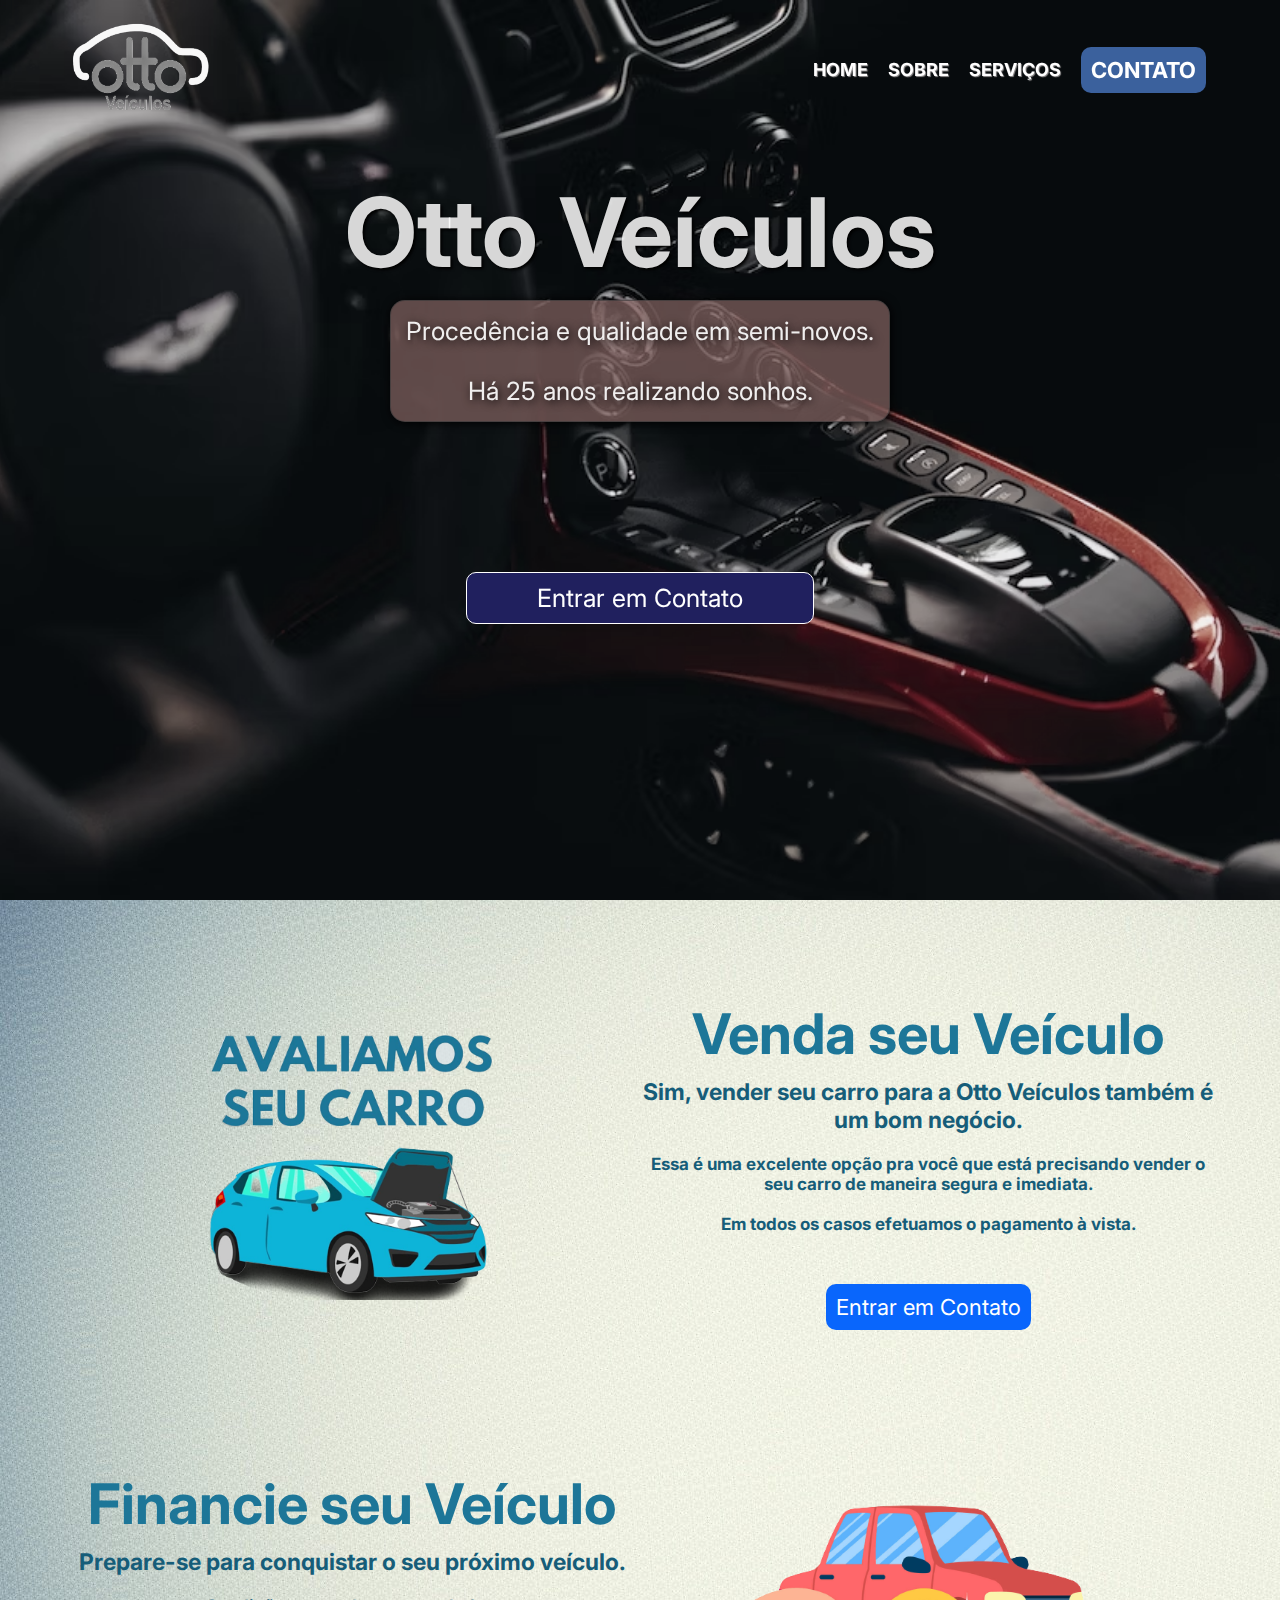
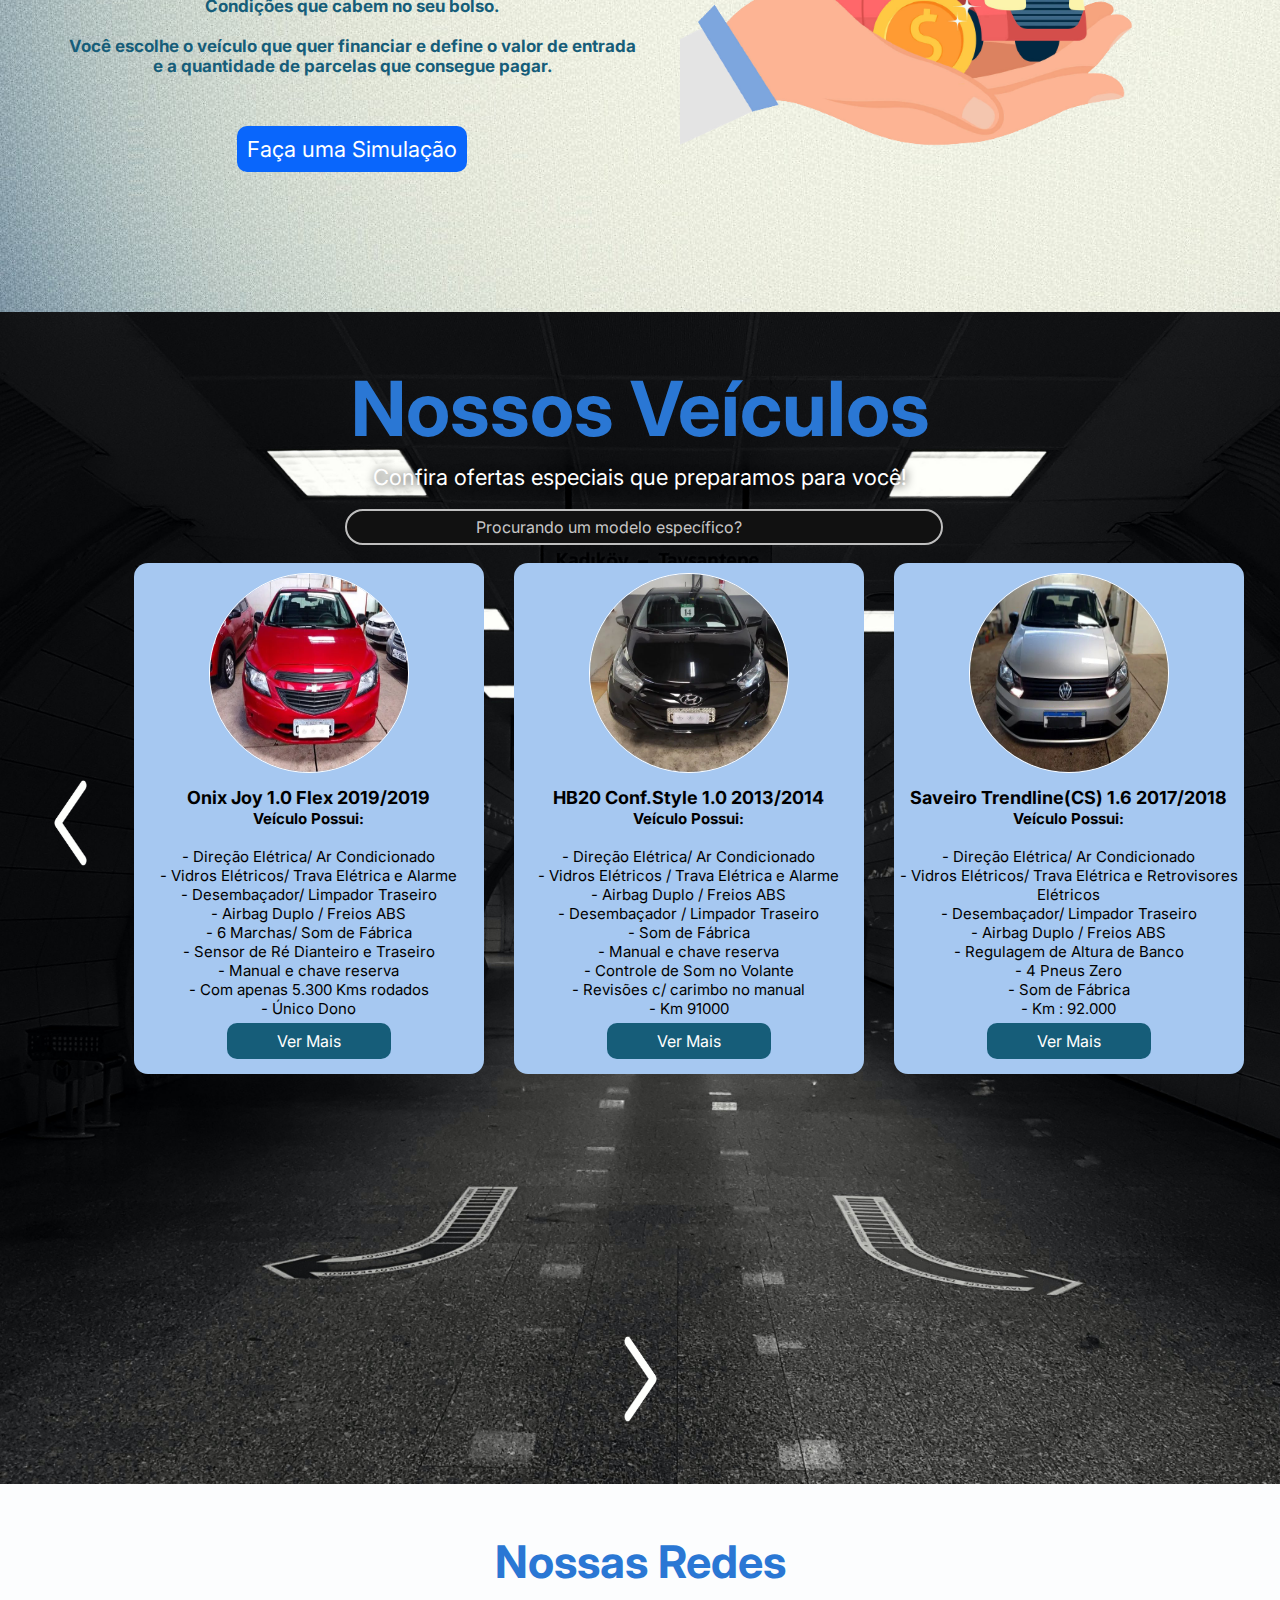
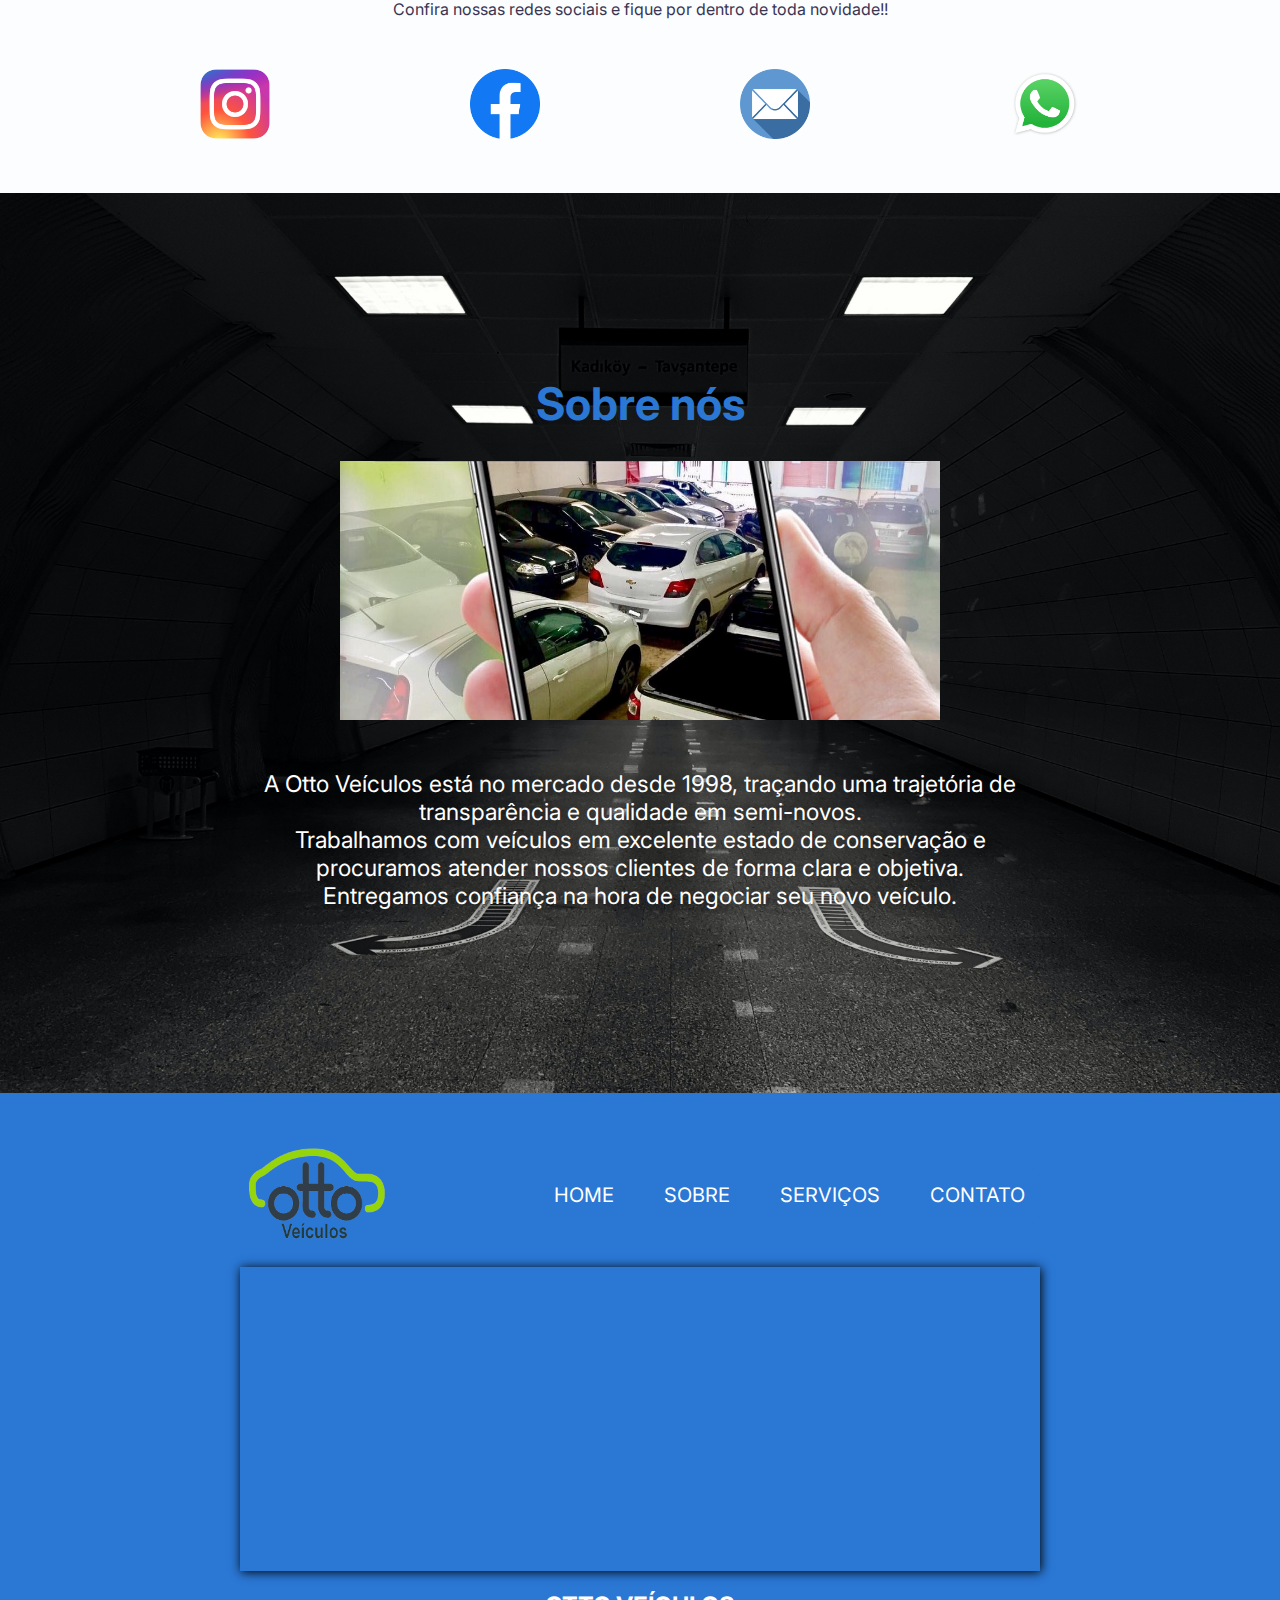
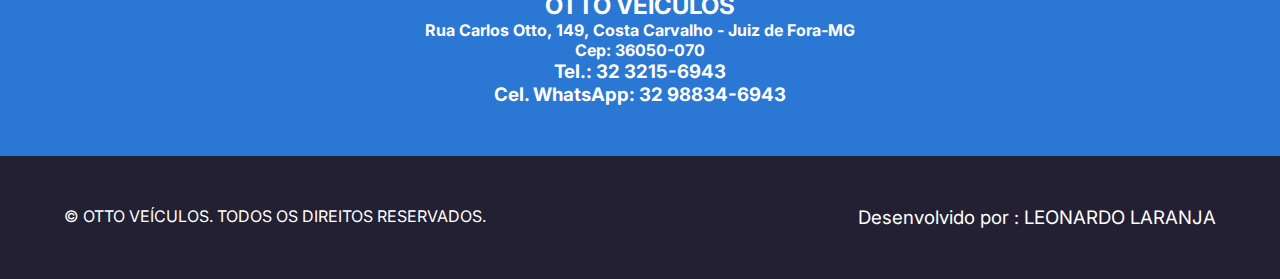
<file: index.html>
<!DOCTYPE html>
<html lang="en">
<head>
    <meta charset="UTF-8">
    <meta http-equiv="X-UA-Compatible" content="IE=edge">
    <meta name="viewport" content="width=device-width, initial-scale=1.0">
    <title>Otto Veiculos</title>
    <link rel="stylesheet" href="style.css">
    <link rel="stylesheet" href="search.css">
    <link rel="preconnect" href="https://fonts.googleapis.com">
    <link rel="preconnect" href="https://fonts.gstatic.com" crossorigin>
    <link href="https://fonts.googleapis.com/css2?family=Inter:wght@300;400;500;600;700&display=swap" rel="stylesheet">
</head>
<body>

<header>
    <div class="container">
        <nav>
            <div>
                <a href="index.html"><img class="img-menu" src="img/otto_com_fundo-removebg-preview.png" alt="logo"></a>
            </div>

            <div>
                <ul>
                    <a href="index.html"> HOME </a>
                    <a href="sobre.html"> SOBRE </a>
                    <a href="servicos.html"> SERVIÇOS </a>
                    <a class="contato" href="contato.html"> CONTATO </a>
                    <div class="close-icon" onclick=" fechar()">
                        <img src="img/close icon.png" alt="">
                    </div>
                </ul>
            </div>

            <div class="menu-icon" onclick="abrir()">
              <img src="img/menu mobile.png" alt="">
            </div>

            
        </nav>
       
    </div>

    <section class="banner">
        <div class="container">
            <div class="banner-text">
                <h1>Otto Veículos</h1>
                <p> Procedência e qualidade em semi-novos.<br> <br>Há 25 anos realizando sonhos. </p>
                <a class="contato1" href="contato.html">Entrar em Contato</a>
            </div>
        </div>
    </section>
</header>

<section class="vendaSeuCarro">
    <div class="container">
        <div class="vendaSeuCarro-img">
            <img src="img/venda_seu_carro-removebg-preview.png" alt="">
        </div>    
        <div class="vendaSeuCarro-text">
            <h1>Venda seu Veículo</h1>
            <p class="p1">Sim, vender seu carro para a Otto Veículos também é um bom negócio. </p><br>
            <p class="p2">Essa é uma excelente opção pra você que está precisando vender o seu carro de maneira segura e imediata.</p><br>
            <p class="p3">Em todos os casos efetuamos o pagamento à vista.</p><br><br><br>
            <a class="contato" href="contato.html">Entrar em Contato</a>
        </div>  
    </div>
    <div class="container">    
        <div class="vendaSeuCarro-text">
            <h1>Financie seu Veículo</h1>
            <p class="p1">Prepare-se para conquistar o seu próximo veículo. </p><br>
            <p class="p2">Condições que cabem no seu bolso.</p><br>
            <p class="p3">Você escolhe o veículo que quer financiar e define o valor de entrada e a quantidade de parcelas que consegue pagar.</p><br><br><br>
            <a class="contato" href="https://wa.me/5532988346943?text=Olá, Gostaria de mais informações quanto ao financiamento de veículos!" target="_blank">Faça uma Simulação</a>
        </div>  
        <div class="vendaSeuCarro-img">
            <img src="img/financio (2).png" alt="">
        </div>
    </div>
</section>

<section class="estoque">
    <div class="container">
        <div class="inicio-estoque">
            <h3>Nossos Veículos</h3>
            <p>Confira ofertas especiais que preparamos para você!</p>
        </div>
        <div class="busca">
            <input  id="search-input" type="search" placeholder="Procurando um modelo específico?">
        </div>
    </div>
    <div class="cards" id="cards">
        <div onclick="cardsEsquerda(); cards1Esquerda1()"  class="seta-esquerda">
            <img src="img/seta esquerda.png" alt="">
        </div>
        <div class="card-item">
            <img src="img/onix.jpg" alt="onix">
            <p class="titulo"><strong>Onix Joy 1.0 Flex 2019/2019 </strong></p>
            <p class="descricao">
                <strong>Veículo Possui:</strong> <br>
                - Direção Elétrica/ Ar Condicionado <br>
                - Vidros Elétricos/ Trava Elétrica e Alarme <br>
                - Desembaçador/ Limpador Traseiro <br>
                - Airbag Duplo / Freios ABS <br>
                - 6 Marchas/ Som de Fábrica <br>
                - Sensor de Ré Dianteiro e Traseiro <br>
                - Manual e chave reserva <br>
                - Com apenas 5.300 Kms rodados <br>
                - Único Dono <br></p>
            <div class="mais">
                <a href="estoque.html" target="_blank"><button>Ver Mais</button></a>
            </div>
        </div>
        <div class="card-item">
            <img src="img/hb20.jpg" alt="onix">
            <p class="titulo"><strong>HB20 Conf.Style 1.0 2013/2014 </strong></p>
            <p class="descricao">
                <strong>Veículo Possui:</strong> <br>
                - Direção Elétrica/ Ar Condicionado <br>
                - Vidros Elétricos / Trava Elétrica e Alarme <br>
                - Airbag Duplo / Freios ABS <br>
                - Desembaçador / Limpador Traseiro <br>
                - Som de Fábrica <br>
                - Manual e chave reserva <br>
                - Controle de Som no Volante <br>
                - Revisões c/ carimbo no manual <br>
                - Km 91000</p>
            <div class="mais">
                <a href="estoque.html" target="_blank"><button>Ver Mais</button></a>
            </div>
        </div>
        <div class="card-item">
            <img src="img/saveiro.jpg" alt="onix">
            <p class="titulo"><strong>Saveiro Trendline(CS) 1.6 2017/2018 </strong></p>
            <p class="descricao">
                <strong>Veículo Possui:</strong> <br>
                - Direção Elétrica/ Ar Condicionado <br>
                - Vidros Elétricos/ Trava Elétrica e Retrovisores Elétricos <br>
                - Desembaçador/ Limpador Traseiro <br>
                - Airbag Duplo / Freios ABS <br>
                - Regulagem de Altura de Banco <br>
                - 4 Pneus Zero <br>
                - Som de Fábrica <br>
                - Km : 92.000 <br></p>
            <div class="mais">
                <a href="estoque.html" target="_blank"><button>Ver Mais</button></a>
            </div>
        </div>
        <div onclick="cardsDireita(); cardsDireita1()" class="seta-direita">
            <img src="img/seta direita[.png" alt="">
        </div>
    </div>
    

    
    
    <div class="cards2">
        <div onclick="cards2Esquerda(); cards2Esquerda2()" class="seta-esquerda">
            <img src="img/seta esquerda.png" alt="">
        </div>
        <div class="card-item2">
            <img src="img/fox.jpg" alt="onix">
            <p class="titulo"><strong>Saveiro Trendline(CS) 1.6 2017/2018 </strong></p>
            <p class="descricao">
                <strong>Veículo Possui:</strong> <br>
                - Direção Elétrica/ Ar Condicionado <br>
                - Vidros Elétricos/ Trava Elétrica e Retrovisores Elétricos <br>
                - Desembaçador/ Limpador Traseiro <br>
                - Airbag Duplo / Freios ABS <br>
                - Regulagem de Altura de Banco <br>
                - 4 Pneus Zero <br>
                - Som de Fábrica <br>
                - Km : 92.000 <br></p>
            <div class="mais">
                <a href="estoque.html" target="_blank"><button>Ver Mais</button></a>
            </div>
        </div>

        <div class="card-item2">
            <img src="img/hb20 2.jpg" alt="onix">
            <p class="titulo"><strong>Saveiro Trendline(CS) 1.6 2017/2018 </strong></p>
            <p class="descricao">
                <strong>Veículo Possui:</strong> <br>
                - Direção Elétrica/ Ar Condicionado <br>
                - Vidros Elétricos/ Trava Elétrica e Retrovisores Elétricos <br>
                - Desembaçador/ Limpador Traseiro <br>
                - Airbag Duplo / Freios ABS <br>
                - Regulagem de Altura de Banco <br>
                - 4 Pneus Zero <br>
                - Som de Fábrica <br>
                - Km : 92.000 <br></p>
            <div class="mais">
                <a href="estoque.html" target="_blank"><button>Ver Mais</button></a>
            </div>
        </div>

        <div class="card-item2">
            <img src="img/kwid.jpg" alt="onix">
            <p class="titulo"><strong>Saveiro Trendline(CS) 1.6 2017/2018 </strong></p>
            <p class="descricao">
                <strong>Veículo Possui:</strong> <br>
                - Direção Elétrica/ Ar Condicionado <br>
                - Vidros Elétricos/ Trava Elétrica e Retrovisores Elétricos <br>
                - Desembaçador/ Limpador Traseiro <br>
                - Airbag Duplo / Freios ABS <br>
                - Regulagem de Altura de Banco <br>
                - 4 Pneus Zero <br>
                - Som de Fábrica <br>
                - Km : 92.000 <br></p>
            <div class="mais">
                <a href="estoque.html" target="_blank"><button>Ver Mais</button></a>
            </div>
        </div>
        <div onclick="cards2Direita(); cards2Direita2()" class="seta-direita">
            <img src="img/seta direita[.png" alt="">
        </div>
    </div>


    
    <div class="cards3">
        <div onclick="cards3Esquerda(); cards3Esquerda3()" class="seta-esquerda">
            <img src="img/seta esquerda.png" alt="">
        </div>
        <div class="card-item3">
            <img src="img/banner 2.jpg" alt="onix">
            <p class="titulo"><strong>Saveiro Trendline(CS) 1.6 2017/2018 </strong></p>
            <p class="descricao">
                <strong>Veículo Possui:</strong> <br>
                - Direção Elétrica/ Ar Condicionado <br>
                - Vidros Elétricos/ Trava Elétrica e Retrovisores Elétricos <br>
                - Desembaçador/ Limpador Traseiro <br>
                - Airbag Duplo / Freios ABS <br>
                - Regulagem de Altura de Banco <br>
                - 4 Pneus Zero <br>
                - Som de Fábrica <br>
                - Km : 92.000 <br></p>
            <div class="mais">
                <a href="estoque.html" target="_blank"><button>Ver Mais</button></a>
            </div>
        </div>

        <div class="card-item3">
            <img src="img/banner.jpg" alt="onix">
            <p class="titulo"><strong>Saveiro Trendline(CS) 1.6 2017/2018 </strong></p>
            <p class="descricao">
                <strong>Veículo Possui:</strong> <br>
                - Direção Elétrica/ Ar Condicionado <br>
                - Vidros Elétricos/ Trava Elétrica e Retrovisores Elétricos <br>
                - Desembaçador/ Limpador Traseiro <br>
                - Airbag Duplo / Freios ABS <br>
                - Regulagem de Altura de Banco <br>
                - 4 Pneus Zero <br>
                - Som de Fábrica <br>
                - Km : 92.000 <br></p>
            <div class="mais">
                <a href="estoque.html" target="_blank"><button>Ver Mais</button></a>
            </div>
        </div>

        <div class="card-item3">
            <img src="img/hb20 2.jpg" alt="onix">
            <p class="titulo"><strong>Saveiro Trendline(CS) 1.6 2017/2018 </strong></p>
            <p class="descricao">
                <strong>Veículo Possui:</strong> <br>
                - Direção Elétrica/ Ar Condicionado <br>
                - Vidros Elétricos/ Trava Elétrica e Retrovisores Elétricos <br>
                - Desembaçador/ Limpador Traseiro <br>
                - Airbag Duplo / Freios ABS <br>
                - Regulagem de Altura de Banco <br>
                - 4 Pneus Zero <br>
                - Som de Fábrica <br>
                - Km : 92.000 <br></p>
            <div class="mais">
                <a href="estoque.html" target="_blank"><button>Ver Mais</button></a>
            </div>
        </div>
        <div onclick="cards3Direita(); cards3Direita3()" class="seta-direita">
            <img src="img/seta direita[.png" alt="">
        </div>
    </div>  

    <div class="cards4">
        <div onclick="cards4Esquerda(); cards4Esquerda4()" class="seta-esquerda">
            <img src="img/seta esquerda.png" alt="">
        </div>
        <div class="card-item4">
            <img src="img/Facebook logo.png " alt="onix">
            <p class="titulo"><strong>Saveiro Trendline(CS) 1.6 2017/2018 </strong></p>
            <p class="descricao">
                <strong>Veículo Possui:</strong> <br>
                - Direção Elétrica/ Ar Condicionado <br>
                - Vidros Elétricos/ Trava Elétrica e Retrovisores Elétricos <br>
                - Desembaçador/ Limpador Traseiro <br>
                - Airbag Duplo / Freios ABS <br>
                - Regulagem de Altura de Banco <br>
                - 4 Pneus Zero <br>
                - Som de Fábrica <br>
                - Km : 92.000 <br></p>
            <div class="mais">
                <a href="estoque.html" target="_blank"><button>Ver Mais</button></a>
            </div>
        </div>

        <div class="card-item4">
            <img src="img/hb20.jpg" alt="onix">
            <p class="titulo"><strong>Saveiro Trendline(CS) 1.6 2017/2018 </strong></p>
            <p class="descricao">
                <strong>Veículo Possui:</strong> <br>
                - Direção Elétrica/ Ar Condicionado <br>
                - Vidros Elétricos/ Trava Elétrica e Retrovisores Elétricos <br>
                - Desembaçador/ Limpador Traseiro <br>
                - Airbag Duplo / Freios ABS <br>
                - Regulagem de Altura de Banco <br>
                - 4 Pneus Zero <br>
                - Som de Fábrica <br>
                - Km : 92.000 <br></p>
            <div class="mais">
                <a href="estoque.html" target="_blank"><button>Ver Mais</button></a>
            </div>
        </div>

        <div class="card-item4">
            <img src="img/Instagram_logo.webp" alt="onix">
            <p class="titulo"><strong>Saveiro Trendline(CS) 1.6 2017/2018 </strong></p>
            <p class="descricao">
                <strong>Veículo Possui:</strong> <br>
                - Direção Elétrica/ Ar Condicionado <br>
                - Vidros Elétricos/ Trava Elétrica e Retrovisores Elétricos <br>
                - Desembaçador/ Limpador Traseiro <br>
                - Airbag Duplo / Freios ABS <br>
                - Regulagem de Altura de Banco <br>
                - 4 Pneus Zero <br>
                - Som de Fábrica <br>
                - Km : 92.000 <br></p>
            <div class="mais">
                <a href="estoque.html" target="_blank"><button>Ver Mais</button></a>
            </div>
        </div>
        <div onclick="cards4Direita(); cards4Direita4()" class="seta-direita">
            <img src="img/seta direita[.png" alt="">
        </div>
    </div> 

    <div id="result-car" class="hidden">
        <div class="grid-container">
            <div class="car-card" id="">
                <div class="card-img">
                    <img id="car-img" class="car-img" />
                    <div class="play">
                        <span class="fa fa-solid fa-play"></span>
                    </div>
                </div>
                <div class="card-text">
                    <a title="Foo Fighters" class="vst" href=""></a>
                    <span class="car-name" id="car-name"></span>
                    <span class="car-categorie"></span>
                    </a>
                </div>
            </div>
        </div>
    </div>
    
</section>

<section class="redes">
    <div class="redes-area">
        <h3>Nossas Redes</h3>
        <p>Confira nossas redes sociais e fique por dentro de toda novidade!!</p>
    </div>
    <div class="icons">
        <div class="instagran">
            <a href="https://instagram.com/otto_veiculos" target="_blank"><img src="img/Instagram_logo.webp" alt=""></a>
        </div>
        <div class="facebook">
            <a href="https://www.facebook.com/ottoveiculos149/" target="_blank"><img src="img/Facebook logo.png" alt=""></a>
        </div>
        <div class="email">
            <a href="mailto: carlosottoveiculos@hotmail.com" target="_blank"><img src="img/email logo.png" alt=""></a>
        </div>
        <div class="whatsapp">
            <a href="https://wa.me/5532988346943?text=Olá, gostaria de mais informações sobre um veículo específico!" target="_blank"><img src="img/WhatsApp. logo.webp" alt=""></a>
        </div>
    </div>
</section>

<section class="sobre">
    <div class="container">
       <div class="sobre-area">
            <div class="redes-area">
                <h3>Sobre nós</h3>
            </div>
            <div class="sobre-img">
                <img src="img/loja.jpg" alt="">
            </div>
            <div class="sobre-text">
            <h3>A Otto Veículos está no mercado desde 1998, traçando uma trajetória de transparência e qualidade em semi-novos. <br> Trabalhamos com veículos em excelente estado de conservação e procuramos atender nossos clientes de forma clara e objetiva. <br> Entregamos confiança na hora de negociar seu novo veículo.</h3>
            <p></p>
            </div>
        </div>
    </div>
</section>

<footer class="footer">
    <div class="container">
        <div class="footer-area">
            <div class="logo-footer">
               <a href="index.html"> <img src="img/otto.png" alt=""></a>
            </div>
            <div class="footer-ul">
                <ul>
                    <a href="index.html"> HOME </a>
                    <a href="sobre.html"> SOBRE </a>
                    <a href="servicos.html"> SERVIÇOS </a>
                    <a class="contato2" href="contato.html"> CONTATO </a>
                </ul>
            </div>  
        </div>
        <div class="mapa">
            <div class="img-mapa">
                <iframe src="https://www.google.com/maps/embed?pb=!1m18!1m12!1m3!1d2620.178124026295!2d-43.33958479151927!3d-21.761233172463424!2m3!1f0!2f0!3f0!3m2!1i1024!2i768!4f13.1!3m3!1m2!1s0x989caf42d976b9%3A0x672f7ca450f2da6d!2sOtto%20Ve%C3%ADculos!5e0!3m2!1spt-PT!2sbr!4v1684811868712!5m2!1spt-PT!2sbr" width="1000" height="450" style="border:0;" allowfullscreen="" loading="lazy" referrerpolicy="no-referrer-when-downgrade"></iframe>
            </div>
        </div>
        <div class="text-endereco">
            <h2>OTTO VEÍCULOS</h2>
            <h4>Rua Carlos Otto, 149, Costa Carvalho - Juiz de Fora-MG</h4>
            <h4>Cep: 36050-070</h4>
            <h3>Tel.: 32 3215-6943</h3>
            <h3>Cel. WhatsApp: 32 98834-6943</h3>
        </div>
    </div>
</footer>

<footer class="bar">
    <div class="container"> 
        <div class="bar-area">
            <div class="direitos">
                <h4>© OTTO VEÍCULOS. TODOS OS DIREITOS RESERVADOS.</h4>
            </div>
            <div class="leonardo">
                <h3>Desenvolvido por    : LEONARDO LARANJA</h3>
            </div>
        </div>
    </div>
</footer>


<script src="arquivo.js"></script> 
</body>
</html>
</file>
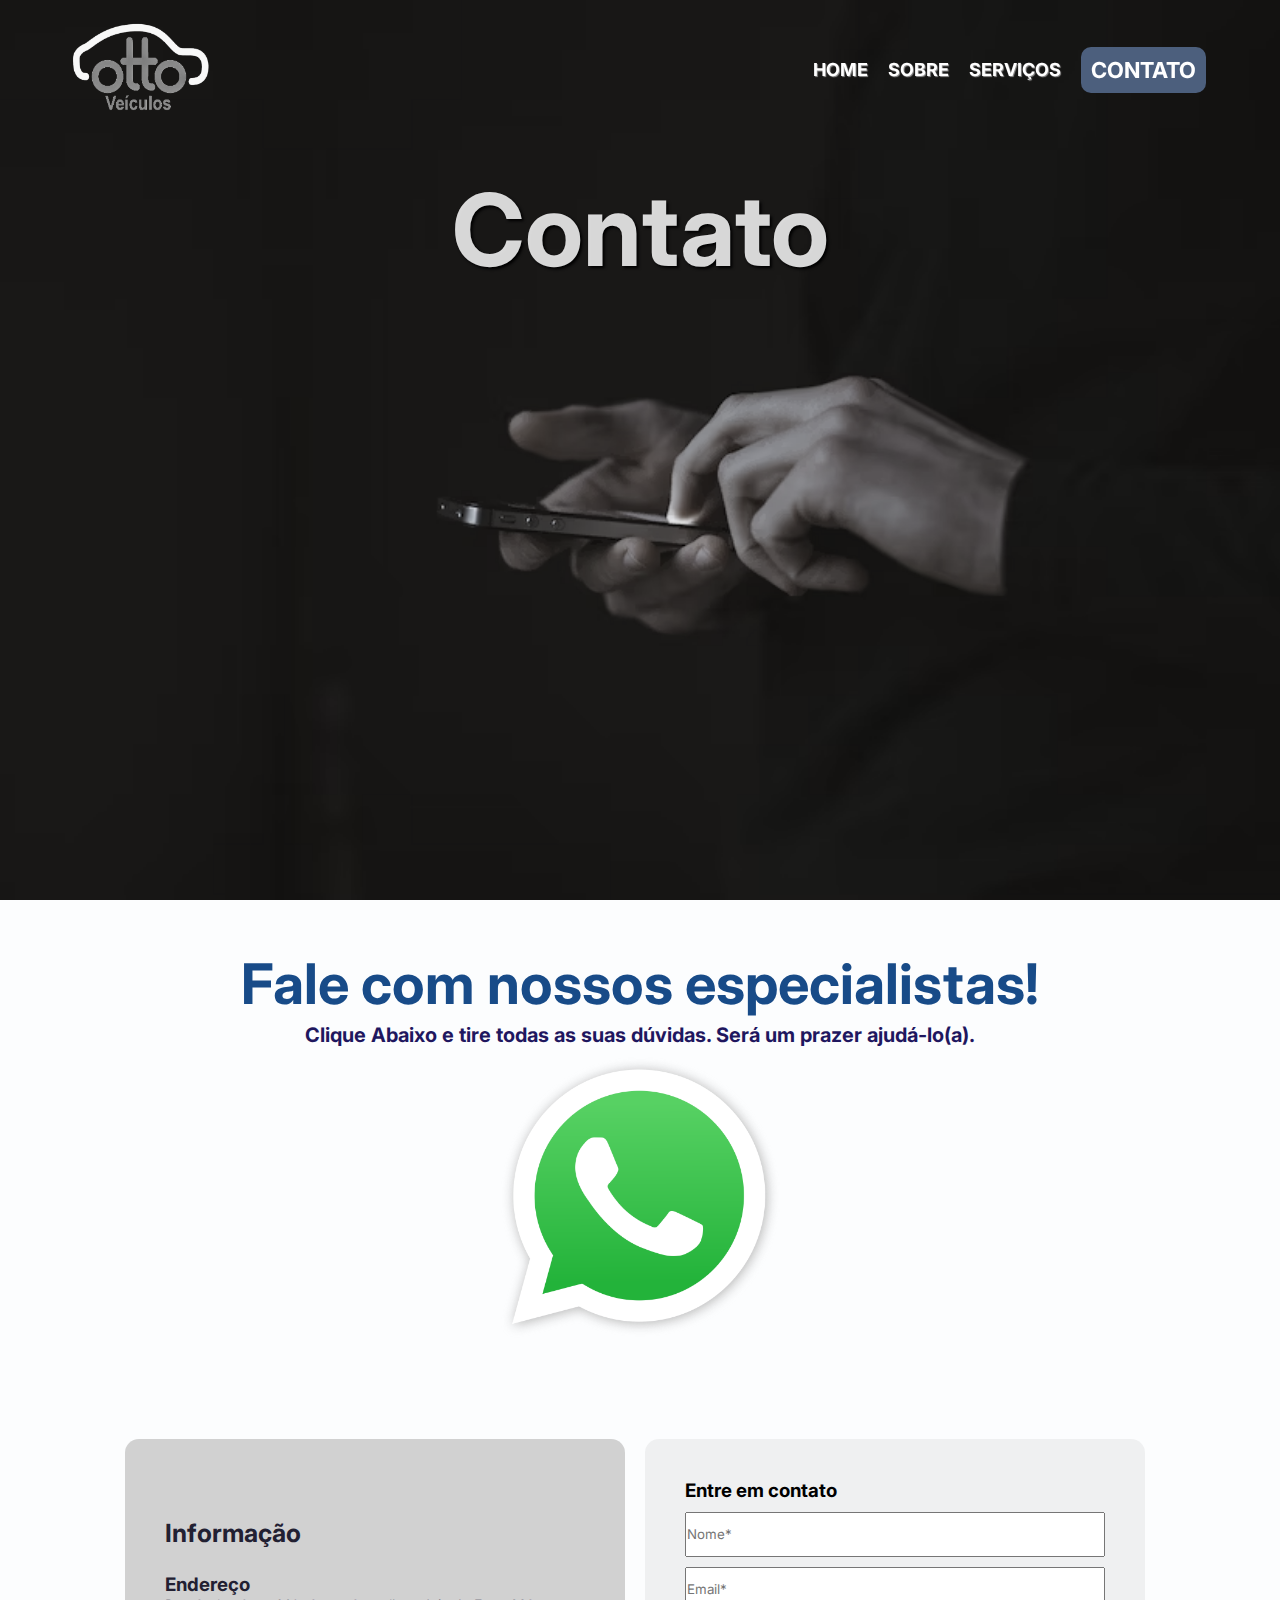
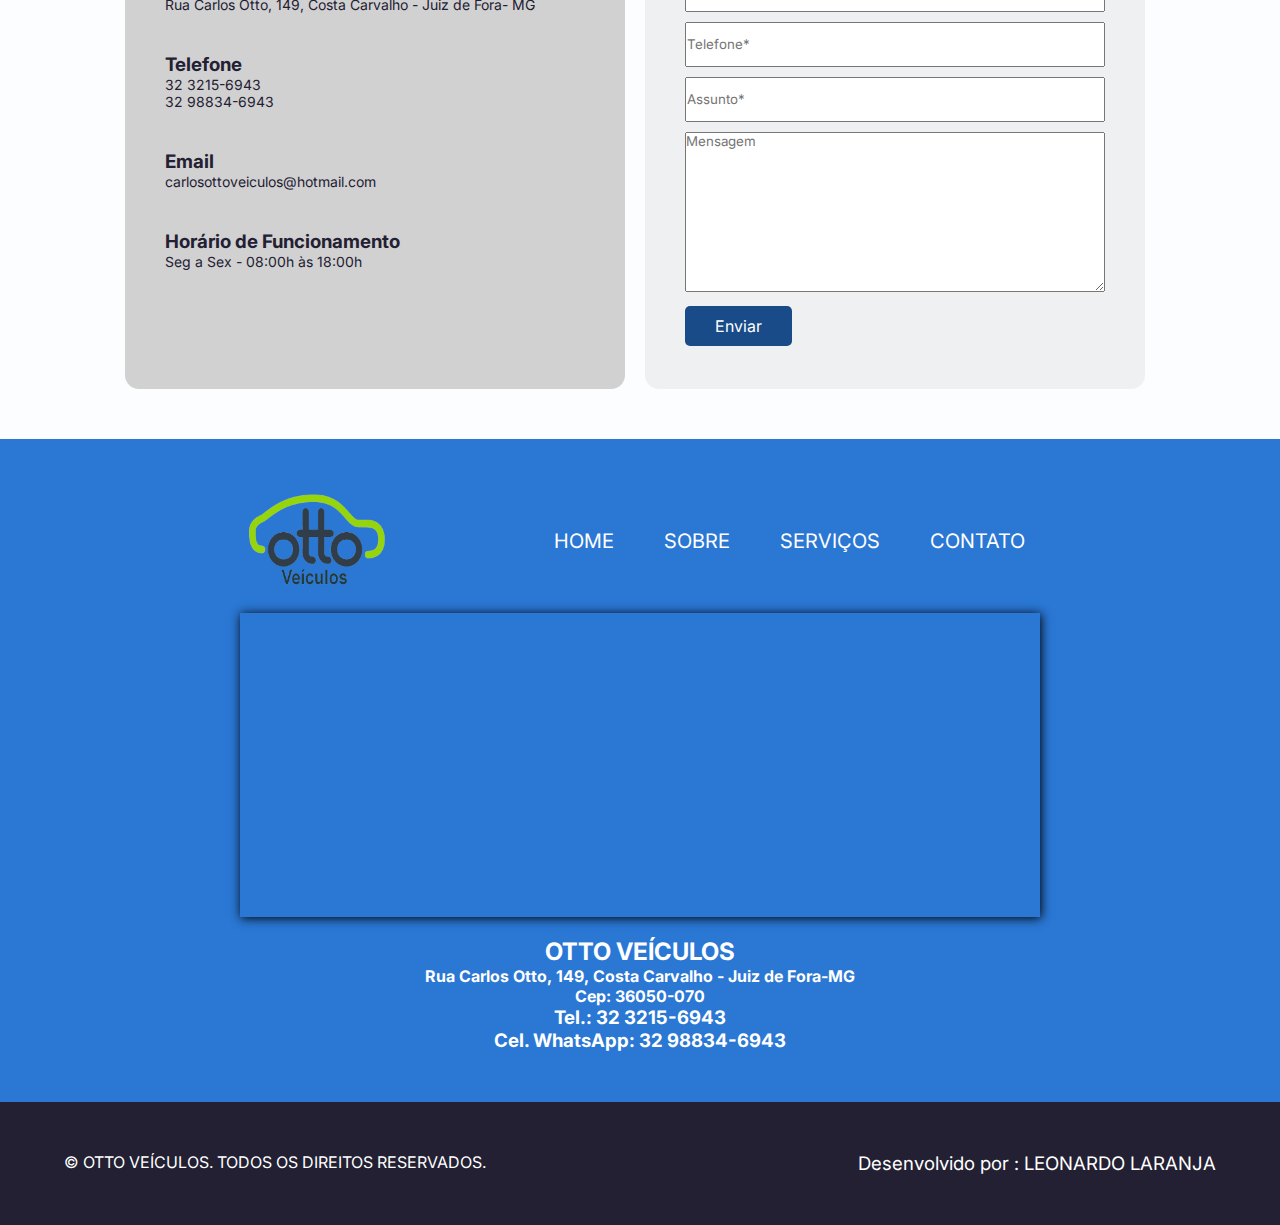
<file: contato.html>
<!DOCTYPE html>
<html lang="en">
<head>
    <meta charset="UTF-8">
    <meta http-equiv="X-UA-Compatible" content="IE=edge">
    <meta name="viewport" content="width=device-width, initial-scale=1.0">
    <title>Contato | Otto Veiculos 2</title>
    <link rel="stylesheet" href="style.css">
    <link rel="preconnect" href="https://fonts.googleapis.com">
    <link rel="preconnect" href="https://fonts.gstatic.com" crossorigin>
    <link href="https://fonts.googleapis.com/css2?family=Inter:wght@300;400;500;600;700&display=swap" rel="stylesheet">
</head>
<body>

<header class="contatoOtto">
    <div class="container">
        <nav>
            <div>
                <a href="index.html"><img class="img-menu" src="img/otto_com_fundo-removebg-preview.png" alt="logo"></a>
            </div>

            <div>
                <ul>
                    <a href="index.html"> HOME </a>
                    <a href="sobre.html"> SOBRE </a>
                    <a href="servicos.html"> SERVIÇOS </a>
                    <a class="contato" href="contato.html"> CONTATO </a>
                    <div class="close-icon" onclick=" fechar()">
                        <img src="img/close icon.png" alt="">
                    </div>
                </ul>
            </div>

            <div class="menu-icon" onclick="abrir()">
              <img src="img/menu mobile.png" alt="">
            </div>

            
        </nav>
       
    </div>

   
    <section class="banner">
        <div class="container">
            <div class="banner-text-contato">
                <h1>Contato</h1>
            </div>
        </div>
    </section>
</header>

<section class="fale">
   <h1> Fale com nossos especialistas! </h1>
    <h4>Clique Abaixo e tire todas as suas dúvidas. Será um prazer ajudá-lo(a).  </h4>
   <a href="https://wa.me/5532988346943?text=Olá, gostaria de mais informações sobre um veículo específico!" target="_blank"> <img src="img/WhatsApp. logo.webp" alt=""></a>
</section>

<section>
<div class="sobre-form-page">
    <div class="inform">
        <div class="inform-area">
            <div class="title">
                <h4>Informação</h4>
            </div>
            <div class="Endereço">
                <h3>Endereço</h3>
                <h4>Rua Carlos Otto, 149, Costa Carvalho - Juiz de Fora- MG</h4>
            </div>
            <div class="Tel">
                <h3>Telefone</h3>
                <h4>32 3215-6943</h4>
                <h4>32 98834-6943</h4>
            </div>
            <div class="Email">
                <h3>Email</h3>
                <h4>carlosottoveiculos@hotmail.com</h4>
            </div>
            <div class="Horario">
                <h3>Horário de Funcionamento</h3>
                <h4>Seg a Sex - 08:00h às 18:00h</h4>
            </div>
        </div>
    </div>

    <div class="form-area">
        <div class="form-area-text">
            <h3>Entre em contato</h3>
        </div>
        <div class="form-area-input">
            <div class="input">
                <input type="text" name="nome" placeholder="Nome*">
            </div>
            <div class="input">
                <input type="email" name="Email" placeholder="Email*">
            </div>
            <div class="input">
                <input type="number" name="Telefone" placeholder="Telefone*">
            </div>
            <div class="input">
                <input type="text" name="Assunto" placeholder="Assunto*">
            </div>
            <div class="input">
                <textarea name="Mensagem" placeholder="Mensagem"></textarea>
            </div>
            <div class="enviar">
                <input type="submit" value="Enviar">
            </div>
        </div>
    </div>
</section>

<footer class="footer">
    <div class="container">
        <div class="footer-area">
            <div class="logo-footer">
               <a href="index.html"> <img src="img/otto.png" alt=""></a>
            </div>
            <div class="footer-ul">
                <ul>
                    <a href="index.html"> HOME </a>
                    <a href="sobre.html"> SOBRE </a>
                    <a href="servicos.html"> SERVIÇOS </a>
                    <a class="contato2" href="contato.html"> CONTATO </a>
                </ul>
            </div>  
        </div>
        <div class="mapa">
            <div class="img-mapa">
                <iframe src="https://www.google.com/maps/embed?pb=!1m18!1m12!1m3!1d2620.178124026295!2d-43.33958479151927!3d-21.761233172463424!2m3!1f0!2f0!3f0!3m2!1i1024!2i768!4f13.1!3m3!1m2!1s0x989caf42d976b9%3A0x672f7ca450f2da6d!2sOtto%20Ve%C3%ADculos!5e0!3m2!1spt-PT!2sbr!4v1684811868712!5m2!1spt-PT!2sbr" width="1000" height="450" style="border:0;" allowfullscreen="" loading="lazy" referrerpolicy="no-referrer-when-downgrade"></iframe>
            </div>
        </div>
        <div class="text-endereco">
            <h2>OTTO VEÍCULOS</h2>
            <h4>Rua Carlos Otto, 149, Costa Carvalho  - Juiz de Fora-MG</h4    >
            <h4>Cep: 36050-070</h4>
            <h3>Tel.: 32 3215-6943</h3>
            <h3>Cel. WhatsApp: 32 98834-6943</h3>
        </div>
    </div>
</footer>

<footer class="bar">
    <div class="container"> 
        <div class="bar-area">
            <div class="direitos">
                <h4>© OTTO VEÍCULOS. TODOS OS DIREITOS RESERVADOS.</h4>
            </div>
            <div class="leonardo">
                <h3>Desenvolvido por    : LEONARDO LARANJA</h3>
            </div>
        </div>
    </div>
</footer>


<script src="arquivo.js"></script> 
</body>
</html>
</file>
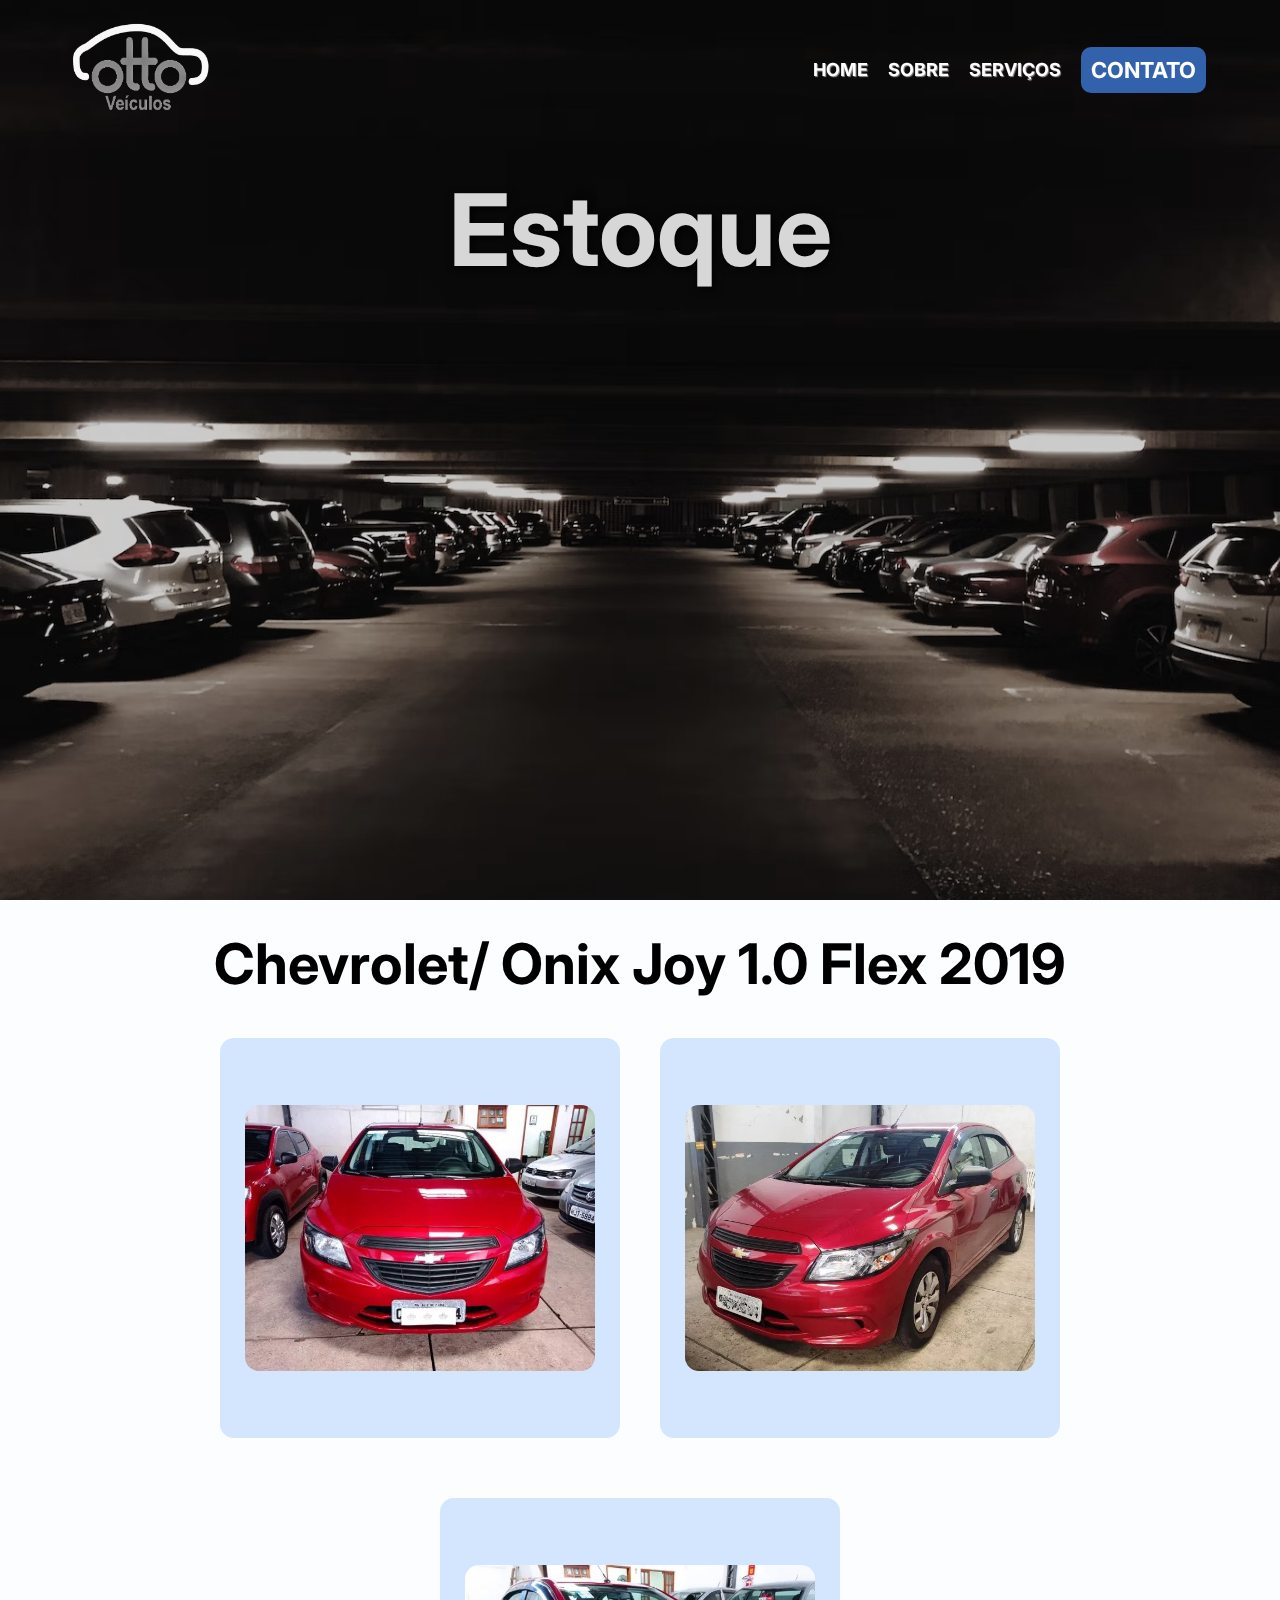
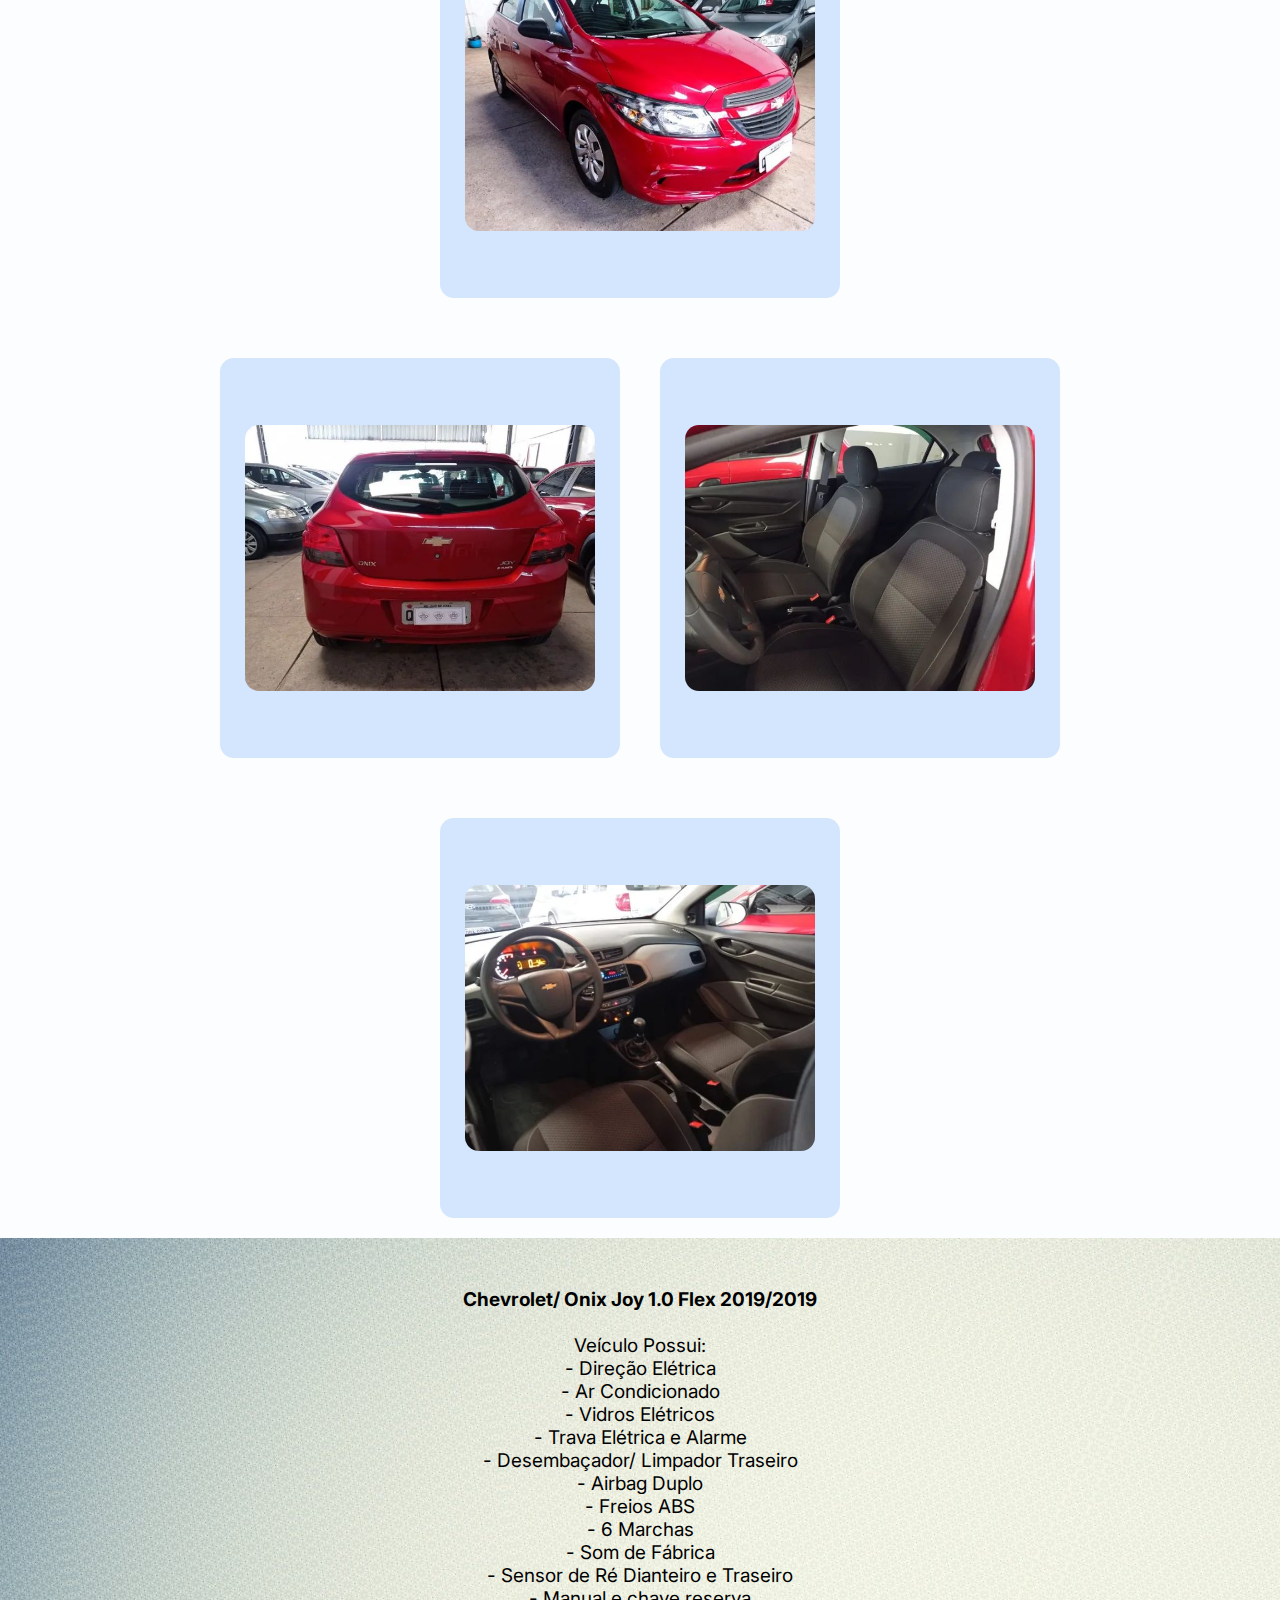
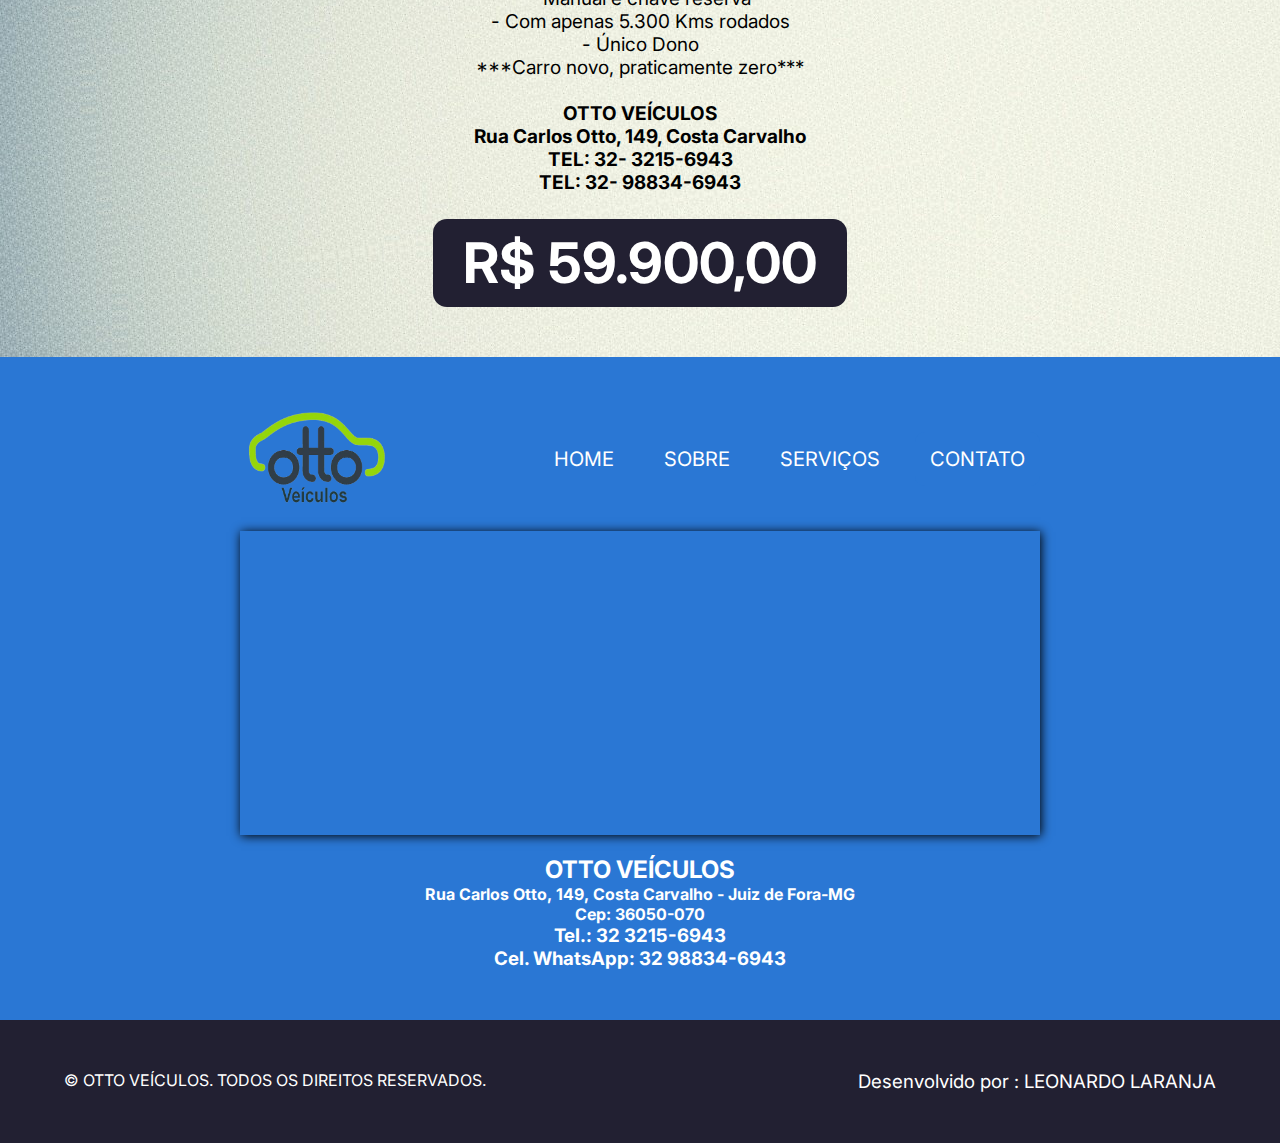
<file: estoque.html>
<!DOCTYPE html>
<html lang="en">
<head>
    <meta charset="UTF-8">
    <meta http-equiv="X-UA-Compatible" content="IE=edge">
    <meta name="viewport" content="width=device-width, initial-scale=1.0">
    <title>Estoque | Otto Veiculos 2</title>
    <link rel="stylesheet" href="style.css">
    <link rel="preconnect" href="https://fonts.googleapis.com">
    <link rel="preconnect" href="https://fonts.gstatic.com" crossorigin>
    <link href="https://fonts.googleapis.com/css2?family=Inter:wght@300;400;500;600;700&display=swap" rel="stylesheet">
</head>
<body>

<header class="estoqueOtto">
    <div class="container">
        <nav>
            <div>
                <a href="index.html"><img class="img-menu" src="img/otto_com_fundo-removebg-preview.png" alt="logo"></a>
            </div>

            <div>
                <ul>
                    <a href="index.html"> HOME </a>
                    <a href="sobre.html"> SOBRE </a>
                    <a href="servicos.html"> SERVIÇOS </a>
                    <a class="contato" href="contato.html"> CONTATO </a>
                    <div class="close-icon" onclick=" fechar()">
                        <img src="img/close icon.png" alt="">
                    </div>
                </ul>
            </div>

            <div class="menu-icon" onclick="abrir()">
              <img src="img/menu mobile.png" alt="">
            </div>

            
        </nav>
       
    </div>

    <section class="banner">
        <div class="container">
            <div class="banner-text-serv">
                <h1>Estoque</h1>
            </div>
        </div>
    </section>
</header>

<section class="servicos">
    <div class="container">
        <h3>Chevrolet/ Onix Joy 1.0 Flex 2019</h3>
    </div>

    <div class="poster-estoque">
        <div class="post-estoque">
            <div class="post-item-estoque">
                <img src="img/onix.jpg" alt="">
            </div>
        </div>

        <div class="post-estoque">
            <div class="post-item-estoque">
                <img src="img/onix 2.jpg" alt="">
            </div>
        </div>

        <div class="post-estoque">
            <div class="post-item-estoque">
                <img src="img/onix 3.jpg" alt="">
            </div>
        </div>
    </div>

    <div class="poster-estoque">
        <div class="post-estoque">
            <div class="post-item-estoque">
                <img src="img/onix 4.jpg" alt="">
            </div>
        </div>

        <div class="post-estoque">
            <div class="post-item-estoque">
                <img src="img/onix 5.jpg" alt="">
            </div>
        </div>

        <div class="post-estoque">
            <div class="post-item-estoque">
                <img src="img/onix 6.jpg" alt="">
            </div>
        </div>
    </div>
</section>

<section class="estoque-text">
    <div class="post-estoque-text">
        <div class="post-item-estoque">
            <p>
                <strong> Chevrolet/ Onix Joy 1.0 Flex 2019/2019</strong> <br><br>
                Veículo Possui: <br>    
                - Direção Elétrica <br>
                - Ar Condicionado <br>
                - Vidros Elétricos <br>
                - Trava Elétrica e Alarme <br>
                - Desembaçador/ Limpador Traseiro <br>
                - Airbag Duplo <br>
                - Freios ABS <br>
                - 6 Marchas <br>
                - Som de Fábrica <br>
                - Sensor de Ré Dianteiro e Traseiro <br>
                - Manual e chave reserva <br>
                - Com apenas 5.300 Kms rodados <br>
                - Único Dono <br>
                
                ***Carro novo, praticamente zero*** <br><br>
                <strong> OTTO VEÍCULOS </strong> <br>
                <strong> Rua Carlos Otto, 149, Costa Carvalho</strong> <br>
                <strong>TEL: 32- 3215-6943 </strong><br>
                <strong>TEL: 32- 98834-6943</strong></p>
                <h1>R$ 59.900,00</h1>
        </div>
    </div>
</section>

<footer class="footer">
    <div class="container">
        <div class="footer-area">
            <div class="logo-footer">
               <a href="index.html"> <img src="img/otto.png" alt=""></a>
            </div>
            <div class="footer-ul">
                <ul>
                    <a href="index.html"> HOME </a>
                    <a href="sobre.html"> SOBRE </a>
                    <a href="servicos.html"> SERVIÇOS </a>
                    <a class="contato2" href="contato.html"> CONTATO </a>
                </ul>
            </div>  
        </div>
        <div class="mapa">
            <div class="img-mapa">
                <iframe src="https://www.google.com/maps/embed?pb=!1m18!1m12!1m3!1d2620.178124026295!2d-43.33958479151927!3d-21.761233172463424!2m3!1f0!2f0!3f0!3m2!1i1024!2i768!4f13.1!3m3!1m2!1s0x989caf42d976b9%3A0x672f7ca450f2da6d!2sOtto%20Ve%C3%ADculos!5e0!3m2!1spt-PT!2sbr!4v1684811868712!5m2!1spt-PT!2sbr" width="1000" height="450" style="border:0;" allowfullscreen="" loading="lazy" referrerpolicy="no-referrer-when-downgrade"></iframe>
            </div>
        </div>
        <div class="text-endereco">
            <h2>OTTO VEÍCULOS</h2>
            <h4>Rua Carlos Otto, 149, Costa Carvalho  - Juiz de Fora-MG</h4    >
            <h4>Cep: 36050-070</h4>
            <h3>Tel.: 32 3215-6943</h3>
            <h3>Cel. WhatsApp: 32 98834-6943</h3>
        </div>
    </div>
</footer>

<footer class="bar">
    <div class="container"> 
        <div class="bar-area">
            <div class="direitos">
                <h4>© OTTO VEÍCULOS. TODOS OS DIREITOS RESERVADOS.</h4>
            </div>
            <div class="leonardo">
                <h3>Desenvolvido por    : LEONARDO LARANJA</h3>
            </div>
        </div>
    </div>
</footer>


<script src="arquivo.js"></script> 
</body>
</html>
</file>
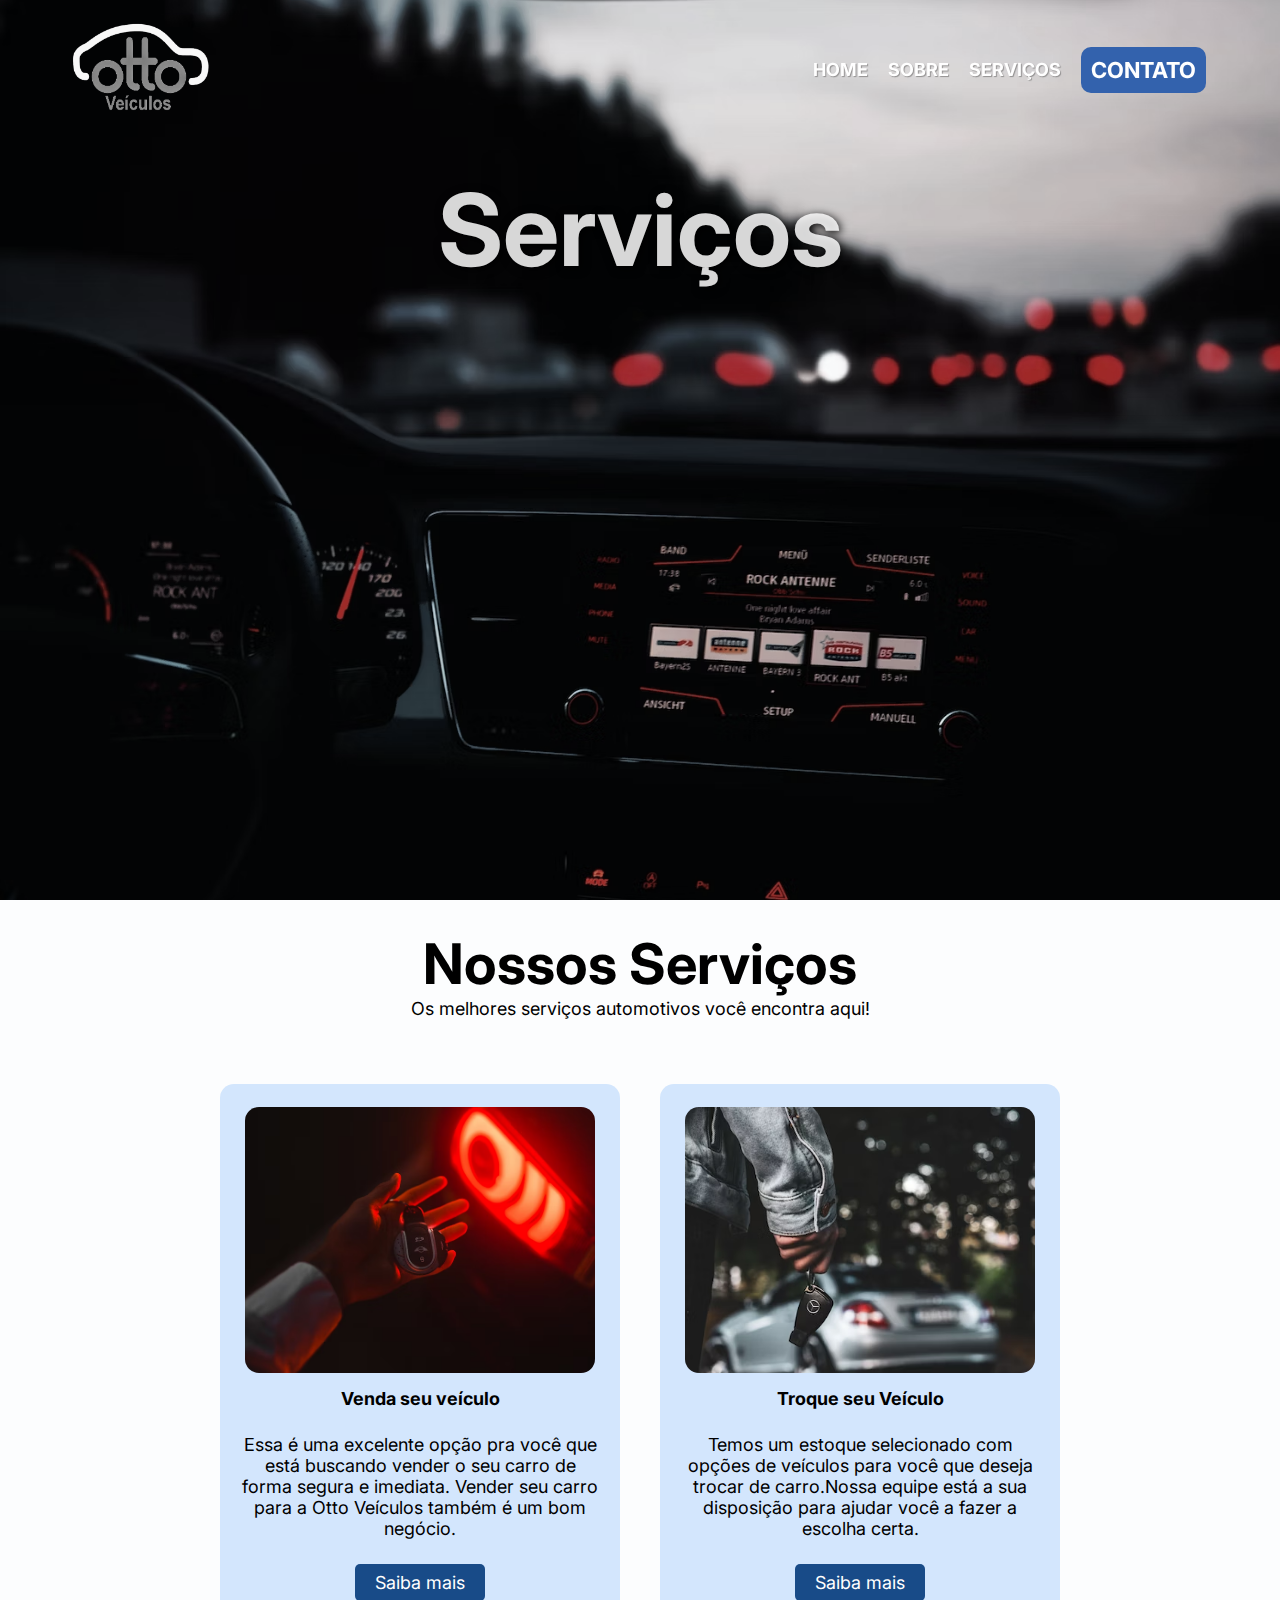
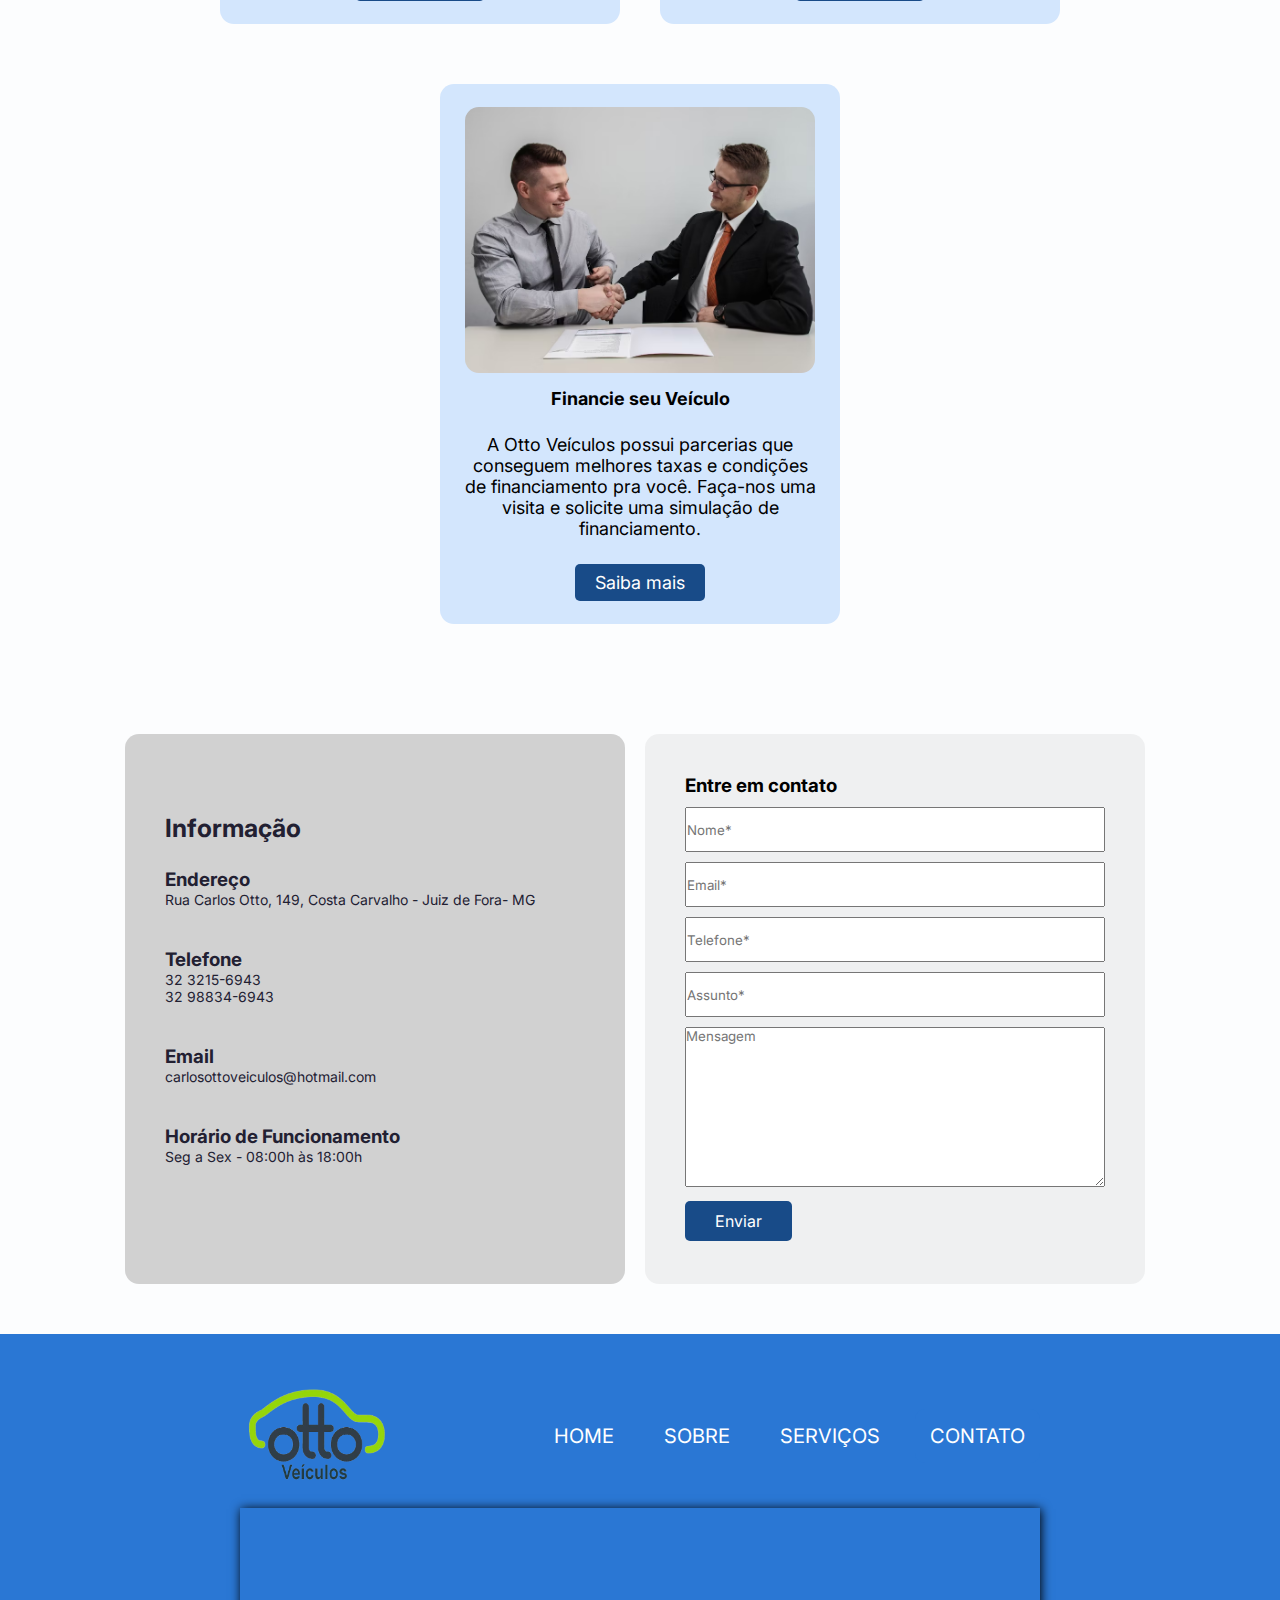
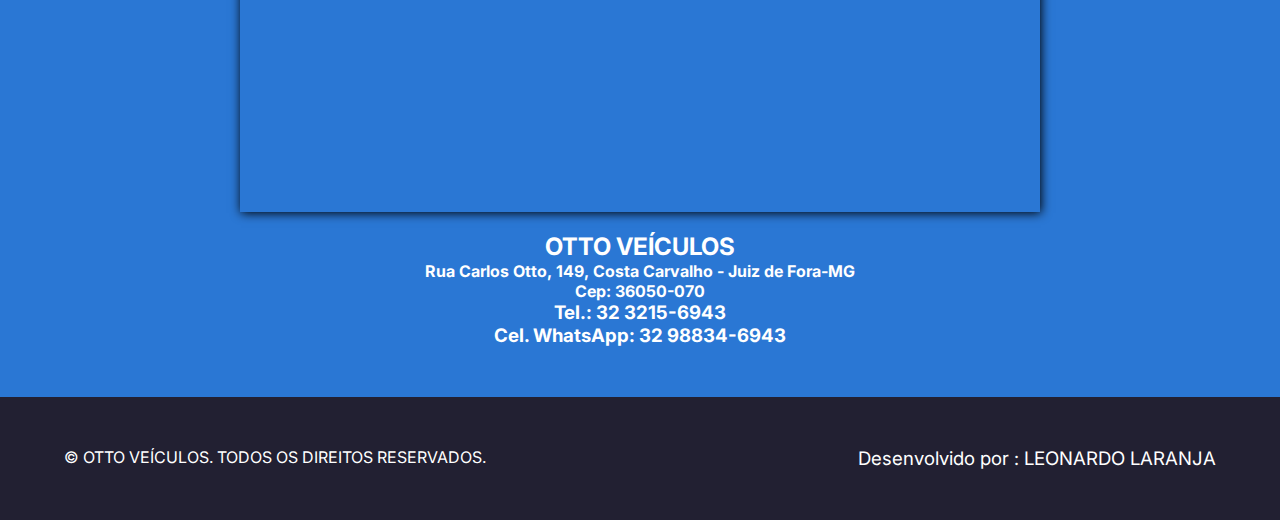
<file: servicos.html>
<!DOCTYPE html>
<html lang="en">
<head>
    <meta charset="UTF-8">
    <meta http-equiv="X-UA-Compatible" content="IE=edge">
    <meta name="viewport" content="width=device-width, initial-scale=1.0">
    <title>Serviços | Otto Veiculos 2</title>
    <link rel="stylesheet" href="style.css">
    <link rel="preconnect" href="https://fonts.googleapis.com">
    <link rel="preconnect" href="https://fonts.gstatic.com" crossorigin>
    <link href="https://fonts.googleapis.com/css2?family=Inter:wght@300;400;500;600;700&display=swap" rel="stylesheet">
</head>
<body>

<header class="servOtto">
    <div class="container">
        <nav>
            <div>
                <a href="index.html"><img class="img-menu" src="img/otto_com_fundo-removebg-preview.png" alt="logo"></a>
            </div>

            <div>
                <ul>
                    <a href="index.html"> HOME </a>
                    <a href="sobre.html"> SOBRE </a>
                    <a href="servicos.html"> SERVIÇOS </a>
                    <a class="contato" href="contato.html"> CONTATO </a>
                    <div class="close-icon" onclick=" fechar()">
                        <img src="img/close icon.png" alt="">
                    </div>
                </ul>
            </div>

            <div class="menu-icon" onclick="abrir()">
              <img src="img/menu mobile.png" alt="">
            </div>

            
        </nav>
       
    </div>

    <section class="banner">
        <div class="container">
            <div class="banner-text-serv">
                <h1>Serviços</h1>
            </div>
        </div>
    </section>
</header>

<section class="servicos">
    <div class="container">
        <h3>Nossos Serviços</h3>
        <p>Os melhores serviços automotivos você encontra aqui!</p>
    </div>

    <div class="poster">
    <div class="post">
        <div class="post-item">
            <a href="contato.html"><img src="img/venda.avif" alt=""></a>
            <p class="venda"> <strong> Venda seu veículo</strong></p>
            <p class="descricao-venda">Essa é uma excelente opção pra você que está
                buscando vender o seu carro de forma segura e imediata.
                Vender seu carro para a Otto Veículos também é um bom negócio.
            </p>
            <a class="saibaMais" href="contato.html"><button>Saiba mais</button></a>
        </div>
    </div>

    <div class="post">
        <div class="post-item">
            <a href="contato.html"><img src="img/troque.avif" alt=""></a>
            <p class="troca"> <strong> Troque seu Veículo </strong></p>
            <p class="descricao-troca">
                Temos um estoque selecionado com opções de veículos para você que deseja
                trocar de carro.Nossa equipe está a sua disposição para ajudar você a fazer a escolha certa.
            </p>
            <a class="saibaMais" href="contato.html"><button>Saiba mais</button></a>
        </div>
    </div>

    <div class="post">
        <div class="post-item">
            <a href="contato.html"><img src="img/financie.avif" alt=""></a>
            <p class="financie"> <strong> Financie seu Veículo</strong></p>
            <p class="descricao-financie">A Otto Veículos possui parcerias que conseguem melhores taxas 
                e condições de financiamento pra você. Faça-nos uma visita e solicite uma simulação de financiamento.
            </p>
            <a class="saibaMais" href="contato.html"><button>Saiba mais</button></a>
        </div>
    </div>
    </div>

</section>

<section>
<div class="sobre-form-page">
    <div class="inform">
        <div class="inform-area">
            <div class="title">
                <h4>Informação</h4>
            </div>
            <div class="Endereço">
                <h3>Endereço</h3>
                <h4>Rua Carlos Otto, 149, Costa Carvalho - Juiz de Fora- MG</h4>
            </div>
            <div class="Tel">
                <h3>Telefone</h3>
                <h4>32 3215-6943</h4>
                <h4>32 98834-6943</h4>
            </div>
            <div class="Email">
                <h3>Email</h3>
                <h4>carlosottoveiculos@hotmail.com</h4>
            </div>
            <div class="Horario">
                <h3>Horário de Funcionamento</h3>
                <h4>Seg a Sex - 08:00h às 18:00h</h4>
            </div>
        </div>
    </div>

    <div class="form-area">
        <div class="form-area-text">
            <h3>Entre em contato</h3>
        </div>
        <div class="form-area-input">
            <div class="input">
                <input type="text" name="nome" placeholder="Nome*">
            </div>
            <div class="input">
                <input type="email" name="Email" placeholder="Email*">
            </div>
            <div class="input">
                <input type="number" name="Telefone" placeholder="Telefone*">
            </div>
            <div class="input">
                <input type="text" name="Assunto" placeholder="Assunto*">
            </div>
            <div class="input">
                <textarea name="Mensagem" placeholder="Mensagem"></textarea>
            </div>
            <div class="enviar">
                <input type="submit" value="Enviar">
            </div>
        </div>
    </div>
</section>

<footer class="footer">
    <div class="container">
        <div class="footer-area">
            <div class="logo-footer">
               <a href="index.html"> <img src="img/otto.png" alt=""></a>
            </div>
            <div class="footer-ul">
                <ul>
                    <a href="index.html"> HOME </a>
                    <a href="sobre.html"> SOBRE </a>
                    <a href="servicos.html"> SERVIÇOS </a>
                    <a class="contato2" href="contato.html"> CONTATO </a>
                </ul>
            </div>  
        </div>
        <div class="mapa">
            <div class="img-mapa">
                <iframe src="https://www.google.com/maps/embed?pb=!1m18!1m12!1m3!1d2620.178124026295!2d-43.33958479151927!3d-21.761233172463424!2m3!1f0!2f0!3f0!3m2!1i1024!2i768!4f13.1!3m3!1m2!1s0x989caf42d976b9%3A0x672f7ca450f2da6d!2sOtto%20Ve%C3%ADculos!5e0!3m2!1spt-PT!2sbr!4v1684811868712!5m2!1spt-PT!2sbr" width="1000" height="450" style="border:0;" allowfullscreen="" loading="lazy" referrerpolicy="no-referrer-when-downgrade"></iframe>
            </div>
        </div>
        <div class="text-endereco">
            <h2>OTTO VEÍCULOS</h2>
            <h4>Rua Carlos Otto, 149, Costa Carvalho  - Juiz de Fora-MG</h4    >
            <h4>Cep: 36050-070</h4>
            <h3>Tel.: 32 3215-6943</h3>
            <h3>Cel. WhatsApp: 32 98834-6943</h3>
        </div>
    </div>
</footer>

<footer class="bar">
    <div class="container"> 
        <div class="bar-area">
            <div class="direitos">
                <h4>© OTTO VEÍCULOS. TODOS OS DIREITOS RESERVADOS.</h4>
            </div>
            <div class="leonardo">
                <h3>Desenvolvido por    : LEONARDO LARANJA</h3>
            </div>
        </div>
    </div>
</footer>


<script src="arquivo.js"></script> 
</body>
</html>
</file>
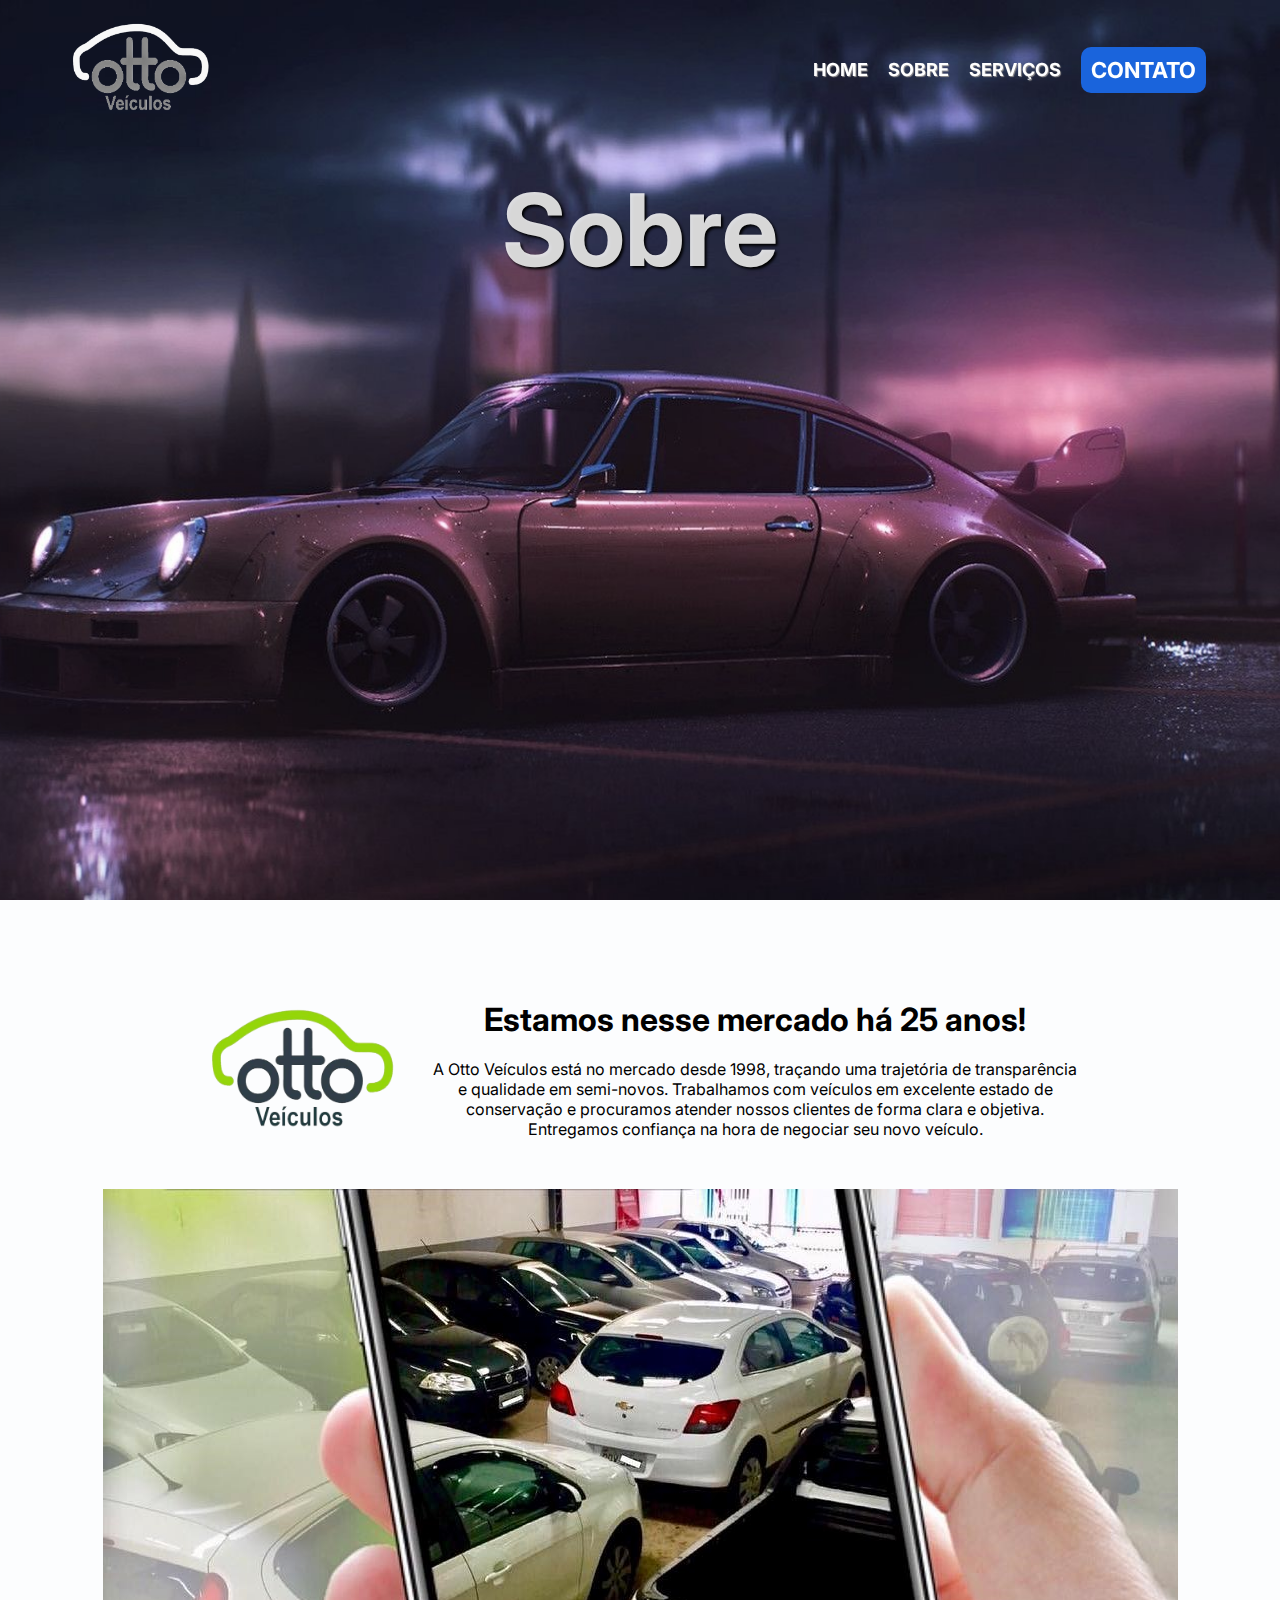
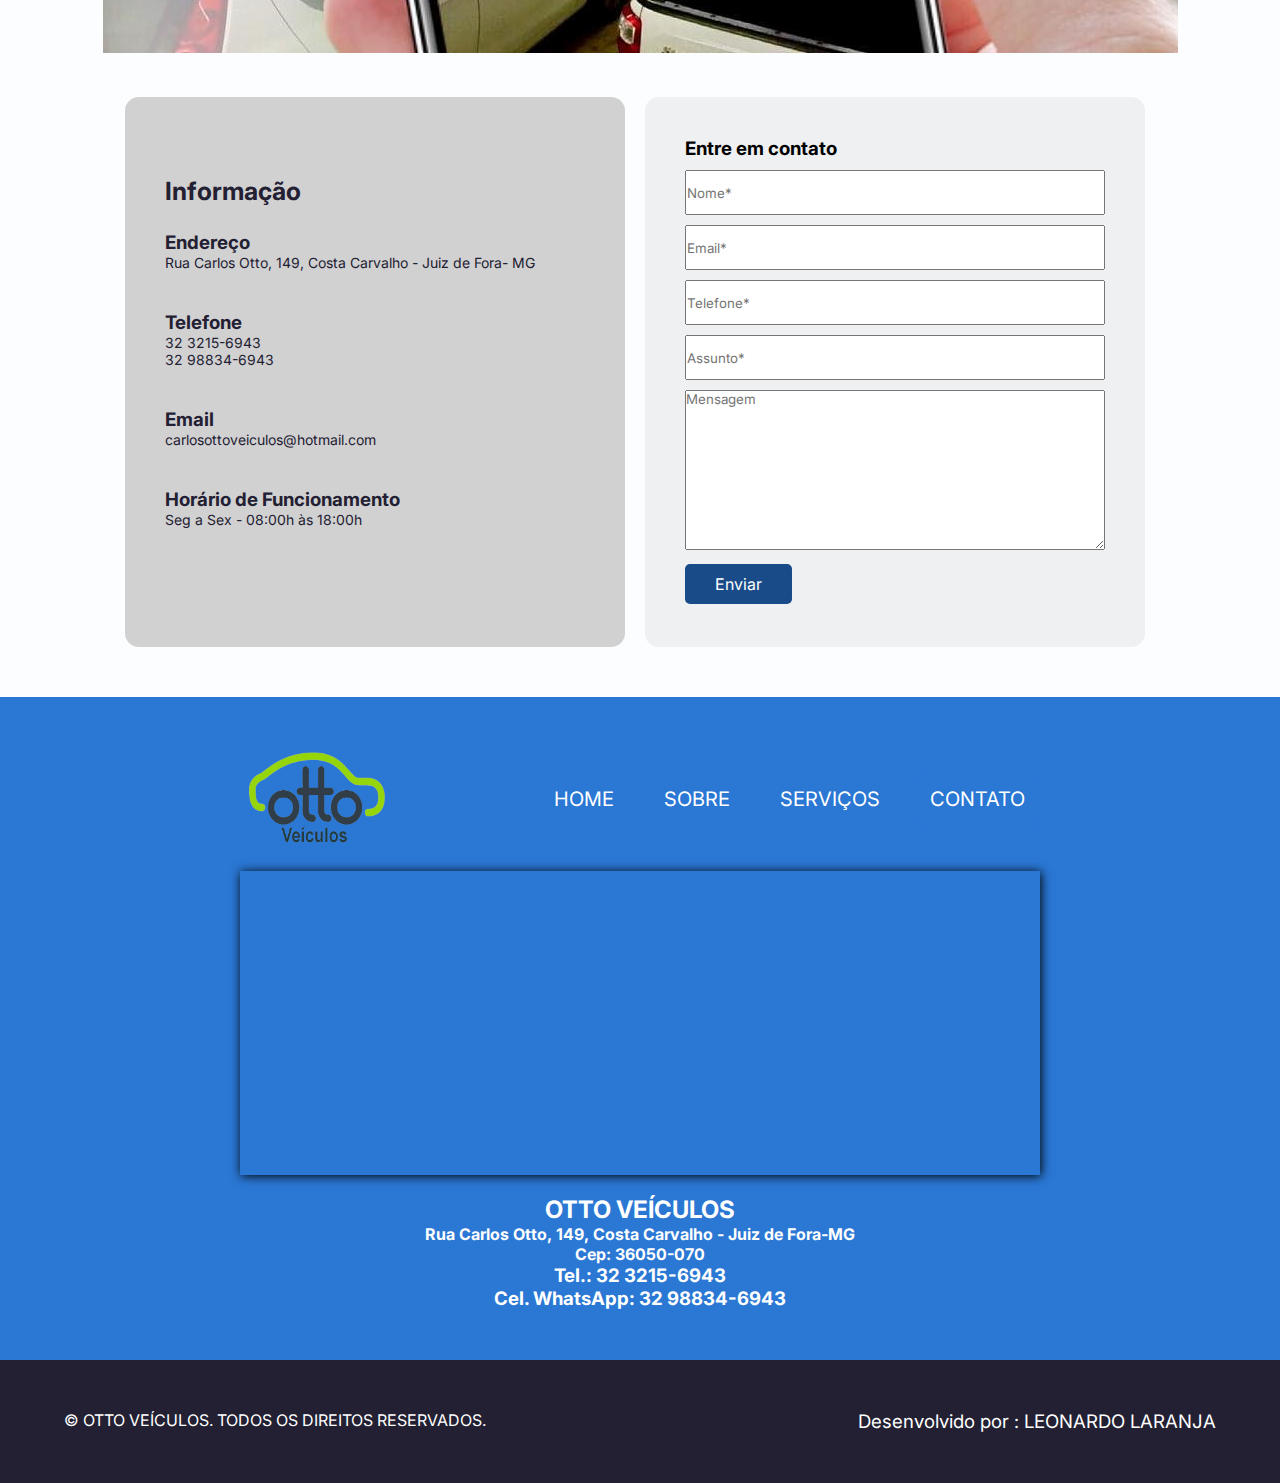
<file: sobre.html>
<!DOCTYPE html>
<html lang="en">
<head>
    <meta charset="UTF-8">
    <meta http-equiv="X-UA-Compatible" content="IE=edge">
    <meta name="viewport" content="width=device-width, initial-scale=1.0">
    <title>Sobre | Otto Veiculos 2</title>
    <link rel="stylesheet" href="style.css">
    <link rel="preconnect" href="https://fonts.googleapis.com">
    <link rel="preconnect" href="https://fonts.gstatic.com" crossorigin>
    <link href="https://fonts.googleapis.com/css2?family=Inter:wght@300;400;500;600;700&display=swap" rel="stylesheet">
</head>
<body>

<header class="sobreOtto">
    <div class="container">
        <nav>
            <div>
                <a href="index.html"><img class="img-menu" src="img/otto_com_fundo-removebg-preview.png" alt="logo"></a>
            </div>

            <div>
                <ul>
                    <a href="index.html"> HOME </a>
                    <a href="sobre.html"> SOBRE </a>
                    <a href="servicos.html"> SERVIÇOS </a>
                    <a class="contato" href="contato.html"> CONTATO </a>
                    <div class="close-icon" onclick=" fechar()">
                        <img src="img/close icon.png" alt="">
                    </div>
                </ul>
            </div>

            <div class="menu-icon" onclick="abrir()">
              <img src="img/menu mobile.png" alt="">
            </div>

            
        </nav>
       
    </div>

    <section class="banner">
        <div class="container">
            <div class="banner-text-sobre">
                <h1>Sobre</h1>
            </div>
        </div>
    </section>
</header>

<section class="sobre.page">
    <div class="container">
        <div class="sobre-img-page">
            <a href="index.html"><img src="img/otto.png" alt=""></a>
        </div>

        <div class="sobre-text-page">
            <h1>Estamos nesse mercado há 25 anos!</h1>
            <p>A Otto Veículos está no mercado desde 1998, traçando uma trajetória de transparência e qualidade em semi-novos.
                Trabalhamos com veículos em excelente estado de conservação e procuramos atender nossos clientes de forma clara e objetiva.
                Entregamos confiança na hora de negociar seu novo veículo. 
            </p>
        </div>
    </div>

    <div class="sobre-img2-page">
        <a href="sobre.html"><img src="img/loja.jpg" alt=""></a>
    </div>

    <div class="sobre-form-page">
        <div class="inform">
            <div class="inform-area">
                <div class="title">
                    <h4>Informação</h4>
                </div>
                <div class="Endereço">
                    <h3>Endereço</h3>
                    <h4>Rua Carlos Otto, 149, Costa Carvalho - Juiz de Fora- MG</h4>
                </div>
                <div class="Tel">
                    <h3>Telefone</h3>
                    <h4>32 3215-6943</h4>
                    <h4>32 98834-6943</h4>
                </div>
                <div class="Email">
                    <h3>Email</h3>
                    <h4>carlosottoveiculos@hotmail.com</h4>
                </div>
                <div class="Horario">
                    <h3>Horário de Funcionamento</h3>
                    <h4>Seg a Sex - 08:00h às 18:00h</h4>
                </div>
            </div>
        </div>

        <div class="form-area">
            <div class="form-area-text">
                <h3>Entre em contato</h3>
            </div>
            <div class="form-area-input">
                <div class="input">
                    <input type="text" name="nome" placeholder="Nome*">
                </div>
                <div class="input">
                    <input type="email" name="Email" placeholder="Email*">
                </div>
                <div class="input">
                    <input type="number" name="Telefone" placeholder="Telefone*">
                </div>
                <div class="input">
                    <input type="text" name="Assunto" placeholder="Assunto*">
                </div>
                <div class="input">
                    <textarea name="Mensagem" placeholder="Mensagem"></textarea>
                </div>
                <div class="enviar">
                    <input type="submit" value="Enviar">
                </div>
            </div>
        </div>

    </div>
</section>


<footer class="footer">
    <div class="container">
        <div class="footer-area">
            <div class="logo-footer">
               <a href="index.html"> <img src="img/otto.png" alt=""></a>
            </div>
            <div class="footer-ul">
                <ul>
                    <a href="index.html"> HOME </a>
                    <a href="sobre.html"> SOBRE </a>
                    <a href="servicos.html"> SERVIÇOS </a>
                    <a class="contato2" href="contato.html"> CONTATO </a>
                </ul>
            </div>  
        </div>
        <div class="mapa">
            <div class="img-mapa">
                <iframe src="https://www.google.com/maps/embed?pb=!1m18!1m12!1m3!1d2620.178124026295!2d-43.33958479151927!3d-21.761233172463424!2m3!1f0!2f0!3f0!3m2!1i1024!2i768!4f13.1!3m3!1m2!1s0x989caf42d976b9%3A0x672f7ca450f2da6d!2sOtto%20Ve%C3%ADculos!5e0!3m2!1spt-PT!2sbr!4v1684811868712!5m2!1spt-PT!2sbr" width="1000" height="450" style="border:0;" allowfullscreen="" loading="lazy" referrerpolicy="no-referrer-when-downgrade"></iframe>
            </div>
        </div>
        <div class="text-endereco">
            <h2>OTTO VEÍCULOS</h2>
            <h4>Rua Carlos Otto, 149, Costa Carvalho  - Juiz de Fora-MG</h4    >
            <h4>Cep: 36050-070</h4>
            <h3>Tel.: 32 3215-6943</h3>
            <h3>Cel. WhatsApp: 32 98834-6943</h3>
        </div>
    </div>
</footer>

<footer class="bar">
    <div class="container"> 
        <div class="bar-area">
            <div class="direitos">
                <h4>© OTTO VEÍCULOS. TODOS OS DIREITOS RESERVADOS.</h4>
            </div>
            <div class="leonardo">
                <h3>Desenvolvido por    : LEONARDO LARANJA</h3>
            </div>
        </div>
    </div>
</footer>


<script src="arquivo.js"></script> 
</body>
</html>
</file>
<file: style.css>
*{
    margin: 0;
    padding: 0;
    box-sizing: border-box;
    text-decoration: none;
    outline: none;
    font-family: 'Inter', sans-serif;
}
body{
    background-color: #f1f6fc31;
}
header{
    background-image: url(img/alternativa\ 1.avif);
    background-position: top;
    background-size: cover;
    background-attachment:fixed;
    filter: grayscale(60%);
    height: 100vh;
}
section,
footer{
    padding:50px 0;
}
.img-menu{
    width: 150px ;
    height: 95px ;
}
.container{
    max-width: 1400px;
    margin: 0 auto;
    display: flex;
    padding: 0 5%;
}
.container ul{
    display: flex;
    list-style: none;
}
.container nav{
    display: flex;
    align-items: center;
    justify-content: space-between;
    width: 100%;
    padding-top: 20px;
}
ul{
    display: flex;
    align-items: center;
}
nav ul a{
    color: white;
    font-weight: bold;
    margin: 0 10px;
    text-transform: uppercase;
    font-size: 18px;
    display: block;    
    text-shadow: 1px 1px 1px rgb(148, 145, 145);
    align-items: center;
    justify-content: center;
 
    
}
nav ul a:hover{
    border-bottom: 3px solid white;
    margin-bottom: -1px;
  
}
.contato{
    background-color:rgb(9, 102, 252);
    color: white;
    padding:10px;
    border-radius: 10px;
    text-shadow: none;
    font-size: 22px;

}
.contato:hover{
    background-color: rgb(23, 23, 176);
    border-bottom: none;
    margin-top: -2px;

}
.banner{
    display: flex;
    justify-content: center;
}
.banner-text{
    text-align: center;
    align-items: center;
    justify-content: center;
    display: flex;
    flex-direction: column;
    margin-top: 5px;
}
.banner-text h1{
    color: rgba(255, 255, 255, 0.845);
    margin-bottom: 10px;
    text-shadow: 2Px 2px 3px black ;
    font-size: 96px;


}
.banner-text p{
    font-size: 25px;
    color: rgb(241, 238, 238);
    font-weight:normal;
    background-color: rgba(160, 84, 79, 0.758);
    border: 1px solid #38383d9c;
    padding:15px;
    border-radius: 15px;
    text-shadow: 2px 2px 10px black ;
    box-shadow: 1px 1px 10px black;
}
.contato1{
    background-color:rgb(25, 25, 181);
    color: white;
    border-radius: 10px;
    text-shadow: none;
    margin-top: 150px;
    font-size: 25px;
    animation: colorAnimation 3s infinite; 
    padding-right: 70px;
    padding-left: 70px;
    padding-top: 10px;
    padding-bottom: 10px;
    border: 1px solid white
}
.contato1:hover{
    background-color: rgb(11, 11, 86);
    border-bottom: none;
}

@keyframes colorAnimation {
    0% { background-color:  rgb(11, 11, 86) }
    50% { background-color: rgb(9, 102, 252) }
    100% { background-color: rgb(11, 11, 86)}
}
.vendaSeuCarro {
    background-image: url(img/section\ 2.jpg);
    height: auto;
    align-items: center;
    display: flex;
    flex-direction: column;
  
}
.vendaSeuCarro .container{

    display: grid;
    grid-template-columns: 1fr 1fr; 
    align-items: center;
    margin-bottom: 100px;
    margin-top: 50px;
    justify-content: center;
}
.vendaSeuCarro-img img{
   width: 100%;
   height: 100%;
    display: flex;
   align-items: center;
   padding-left: 40px;
   padding-right:40px;
}
.vendaSeuCarro-text{
    text-align: center;
 }
 .vendaSeuCarro-text h1{
    font-size: 56px;
    color: rgb(29,118,152);
    margin-bottom: 10px;
 }
 .vendaSeuCarro-text .p1{
    font-size: 23px;
    color: rgb(22, 93, 121);
    font-weight:bolder;
 }
 .vendaSeuCarro-text .p2{
    font-size: 17px;
    color: rgb(22, 93, 121);
    font-weight:bolder;
 }
 .vendaSeuCarro-text .p3{
    font-size: 17px;
    color: rgb(22, 93, 121);
    font-weight:bolder;
 }
 .estoque{
    background-image: url(img/banner\ final.jpg);
    background-position: center;
    background-size: cover;
 }
 
 .estoque .container{
   display: flex;
   flex-direction: column;
   align-items: center;
 }
 .inicio-estoque{
    display: flex;
    flex-direction:column;
    text-align: center;
    justify-content: center;
    width: 100%;
 }
 .inicio-estoque h3{
    font-size: 76px;
    color:#2a77d4;
    margin-bottom: 10px;
    margin-top: 0px;
 }
 .inicio-estoque p{
    color:  #ffffff;
    font-size: 22px;
    text-shadow: 1px 1px 10px black ;
    margin-bottom: 30px;
 }
 .cards{
    display: flex;
    justify-content: center;
    flex-wrap: wrap;
 }
 .estoque .card-item{
    background-color: #a6c8f1;
    margin: 15px;
    border-radius: 14px;
    text-align: center;
    width: 350px;
    cursor: pointer;
    transition: 0.5s;
    margin-bottom: 30px;
 }
  .estoque .card-item:hover{
   background-color: #2a77d4;
 
  
  }
 .estoque .card-item img{
    border-radius: 100%;
    width: 200px;
    height: 200px;
    margin: 10px auto;
    border: 1px solid white;

 }
 .descricao{
    font-size: 15px;
    margin-bottom: 5px;
    height: 200px;
    align-items: center;
    justify-content: center;
    display: flex;
    flex-direction: column;
 }

 .titulo{
    font-size: 18px;
    margin-bottom: 5px;
 }
 .mais{
    margin:10px 0px 15px 0px;
 }
 .mais button{
    padding: 8px 50px 8px 50px;
    font-size: 16px;
    background-color:rgb(22, 93, 121);
    color: white;
    box-shadow: none;
    border: none;
    cursor: pointer;
    border-radius: 10px;
 }
 .mais button:hover{
    background-color:rgb(11, 46, 59);
 }
.seta-direita img{
    display: flex;
    width: 97px;
    height: 110px;
    margin-left: 0px;
    margin-top: 220px;
    cursor: pointer;
   
 }
 .seta-direita img:hover{
   transform: scale(130%);

 }
 .seta-esquerda img{
   display: flex;
   width: 97px;
   height: 110px;
   margin-left: 0px;
   margin-top: 220px;
   cursor: pointer;
  
}
.seta-esquerda img:hover{
  transform: scale(130%);

}
 .displaynone1{
    display: none;
 }
 .displaynone2{
   display: none;
}
.displaynone3{
   display: none;
}
.displaynone   {
   display: none;
}
 .displayflex{
    display: flex;
    justify-content: center;
    flex-wrap: wrap;
 }
 .displayblock{
    display: block;
 }
 .cards2{
    justify-content: center;
    display: none;
    flex-wrap: wrap;
 }
 .estoque .card-item2{
    background-color: #a6c8f1;
    margin: 15px;
    border-radius: 14px;
    text-align: center;
    width: 350px;
    cursor: pointer;
    transition: 0.5s;
    margin-bottom: 30px;
 }
  .estoque .card-item2:hover{
   background-color: #5e9dea;
  }
  
 .estoque .card-item2 img{
    border-radius: 100%;
    width: 200px;
    height: 200px;
    margin: 10px auto;
    border: 1px solid white;

 }


 .cards3{
   justify-content: center;
   display: none;
   flex-wrap: wrap;
}
.estoque .card-item3{
   background-color: #a6c8f1;
   margin: 15px;
   border-radius: 14px;
   text-align: center;
   width: 350px;
   cursor: pointer;
   transition: 0.5s;
   margin-bottom: 30px;
}
 .estoque .card-item3:hover{
  background-color: #5e9dea;
 }
 
.estoque .card-item3 img{
   border-radius: 100%;
   width: 200px;
   height: 200px;
   margin: 10px auto;
   border: 1px solid white;

}
.cards4{
   justify-content: center;
   display: none;
   flex-wrap: wrap;
}
.estoque .card-item4{
   background-color: #a6c8f1;
   margin: 15px;
   border-radius: 14px;
   text-align: center;
   width: 350px;
   cursor: pointer;
   transition: 0.5s;
   margin-bottom: 30px;
}
 .estoque .card-item4:hover{
  background-color: #5e9dea;
 }
 
.estoque .card-item4 img{
   border-radius: 100%;
   width: 200px;
   height: 200px;
   margin: 10px auto;
   border: 1px solid white;

}


 .redes{
   background-position: center;
   background-size: cover;
 }
 .redes-area{
   display: flex;
   flex-direction:column;
   text-align: center;
   justify-content: center;
   width: 100%;
 }
 .redes-area h3{
   font-size: 45px;
   color:#2a77d4;
}
.redes-area p{
   color:#393553;
   margin-top: 10px;
 
}
.icons{
   display: flex;
   justify-content: center;
   align-items: center;
}
.icons img{
   width: 70px;
   height:70px;
   cursor: pointer;
   margin-right: 100px;
   margin-left: 100px;
   margin-top: 50px;
}
.icons img:hover{
transform: scale(1.2);
}
.sobre{
   background-image: url(img/banner\ final.jpg);
   background-position: center;
   background-size: cover;
   height: 100vh;
   display: flex;
   justify-content: center;

   
}
.sobre-area{
   display: flex;
   justify-content: center;
   flex-direction: column;
}
.sobre-img img{
width: 600px;
margin-top: 30px;

}
.sobre-text{
width: 800px;
}
.sobre-text h3{
   color: white;
   justify-content: center;
   display: flex;
   text-align: center;
   margin-top: 50px;
   text-shadow: 1px 1px 15px black;
   font-weight: normal;
   font-size: 23px;
}
.sobre-img{
   justify-content: center;
   display: flex;
}
.footer{
   background-color: #2a77d4;
   display: flex;
   justify-content: space-between;
   width: 100%;

}
.footer .container{
   display: flex;
   flex-direction: column;
}
.logo-footer img{
   width: 150px;
   height: 100px;
}
.footer-area{
   display: flex;
   justify-content: space-between  ;
}
.mapa{
   display: flex;
   justify-content: center;
}
.footer-ul{
   align-items: center;
   display: flex;
   text-decoration: none;
}
.footer-ul ul a{
   text-decoration: none;
   margin-left: 20px;
   color: white; 
   padding: 15px;
   border-radius: 10px;
   font-size: 20px;
}
.footer-ul ul a:hover{
   background-color: #222032;
   padding: 15px;
   border-radius: 10px;
}
.text-endereco h2,
.text-endereco h4,
.text-endereco h3{
   color: white;
}
.img-mapa{ 
   margin-top: 20px;
   box-shadow: 1px 1px 10px black;
}
.img-mapa iframe{
   width: 800px;
   height: 300px;
}
.img-mapa img:hover{
   transform: scale(103%);
}
.bar{
   background-color: #222032;
}
.bar-area{
   display: flex;
   justify-content: space-between;
   width: 100%;
}
.contato2{
   background-color:#2a77d4;
   color: white;
   padding:10px;
   border-radius: 10px;
   text-shadow: none;

}
.text-endereco{
   margin-top: 20px;
   text-align: center;
}
.direitos h4{
   color: white;
   font-weight: normal;
}

.leonardo h3{
   color: white;
   font-weight: normal;
}
/*menu mobile*/
.menu-icon{
   display: flex;
   justify-content: center;
   display: none;
}

.menu-icon img{
   width:40px ;
   height: 30px;
   cursor: pointer;

}
.close-icon{
   display: none;
   cursor: pointer;
}
.close-icon img{
   filter: drop-shadow(4px 3px 10px rgba(255, 252, 252, 0.739));
   width: 40px ;
   height: 40px ;
}
/*menu mobile*/
@media(max-width:830px){
   .menu-icon{
      display: flex;
   }
   header ul{
      position: fixed;
      top: 0;
      left: 0;
      background-color: #184B88;
      width: 100%;
      height: 100%;
      flex-direction: column;
      align-items: center;
      justify-content: center;
      clip-path: circle(0% at 100% 0);
      transition: 0.7s;
   }
   ul.open{
      clip-path: circle(139.1% at 100% 4%);
   }
   header ul a {
      font-size: 18px;
      margin: 10px;
   }
   .close-icon{
      display: block;
      position: absolute;
      top: 46px;
      right: 28px ;
   }
}

/* SOBRE HTML */
/* SOBRE HTML */
/* SOBRE HTML */
/* SOBRE HTML */

.sobreOtto{
   background-image: url(img/banner\ area\ 2.jpg);
   background-position: center;
   background-size: cover;
   background-attachment:fixed;
   filter: grayscale(20%);
   height: 100vh;
}
.banner-text-sobre{
   text-align: center;
   align-items: center;
   justify-content: center;
   display: flex;
   flex-direction: column;
}
.banner-text-sobre h1{
   color: rgba(255, 255, 255, 0.845);
   text-shadow: 2Px 2px 3px black ;
   font-size: 100px;
   align-items: center;
   justify-content: center;
   display: flex;
}
.sobre.page{
   display: flex;
   justify-content:center;
   background-image: url(img/banner\ area\ 2.jpg);
}
.sobre.page ,.container{
   display: flex;
   justify-content:center;
}
.sobre-img-page{
   margin-top: 50px;
   margin-bottom: 50px;
   justify-content: center;
   display: flex;
   align-items: center;
   margin-right: 30px;
}
.sobre-text-page{
   margin-top: 50px;
   margin-bottom: 50px;
   width: 650px;
   text-align: center;
}
.sobre-text-page h1{
   margin-bottom: 20px;
}
.sobre-form-page{
   display: flex;
   justify-content:center;   
}
.sobre-img2-page{
   display: flex;
   justify-content: center;
}
.inform{
   background-color: #c5c5c5cb;
   color:#222032;
   margin-right: 20px;
   padding: 40px;
   margin-top: 40px;
   width: 500px;
   height: 550px;
   align-items: center;
    display: flex;
    border-radius: 14px;
}
.form-area{
   background-color: #c5c5c539;
   margin-right: 10px;
   padding: 40px;
   margin-top: 40px;
   width: 500px;
   height: 550px;
   border-radius: 14px;
}
.sobre-img-page img{
   width: 200px;
   justify-content: center;
   align-items: center;
}
.title h4{
   font-size: 25px;
   font-weight: bold;
   margin-bottom: 25px;
}
.inform-area{
   display: flex;
   flex-direction:column ;
}
.Endereço h4, .Tel h4, .Email h4, .Horario h4{
   font-size: 14px;
   font-weight: normal;  
}
.Endereço, .Tel, .Email, .Horario{
   margin-bottom: 40px;
}
.input input{
   width: 420px;
   height: 45px;
   margin-top: 10px;
}
.input textarea{
   width: 420px;
   height: 160px;
   margin-top: 10px;
}
.enviar{
   box-shadow: none;
   border: none;
   margin-top: 10px;
}
.enviar input{
   background-color: #184B88;
   color: white;
   padding-top: 10px;
   padding-bottom: 10px;
   padding-right: 30px;
   padding-left: 30px;
   box-shadow: none;
   border: none;
   cursor: pointer;
   font-size: 16px;
   border-radius: 5px;
}
.enviar input:hover{
   background-color: #1f175f;
}

/* SERVIÇOS HTML */
/* SERVIÇOS HTML */
/* SERVIÇOS HTML */
/* SERVIÇOS HTML */

.servOtto{
   background-image: url(img/servicos\ 3.avif);
   background-position:center;
   background-size: cover;
   background-attachment:fixed;
   filter: grayscale(50%);
   height: 100vh;
}
.banner-text-serv{
   text-align: center;
   align-items: center;
   justify-content: center;
   display: flex;
   flex-direction: column;
}
.banner-text-serv h1{
   color: rgba(255, 255, 255, 0.845);
   text-shadow: 2px 2px 10px rgb(0, 0, 0) ;
   font-size: 100px;
   align-items: center;
   justify-content: center;
   display: flex;
}
.servicos .container{
   display: flex;
   flex-direction: column;
}
.servicos{
   margin-bottom: 0;
   padding: 0;
}
.servicos h3{
   text-align: center;
   font-size: 56px;
   margin-top: 30px;
}
.servicos p{
   text-align: center;
   font-size: 18px;
   margin-bottom: 25px;
}
.servicos .post{
   display: flex;
   justify-content: center;
   margin-top: 20px;
}
.post-item link{
   text-decoration: none;
   font-style: none;
}
.poster{
   display: flex;
   justify-content: center;
   align-items: center;
   flex-wrap: wrap;
}
.servicos .post-item{
   background-color: #d3e6fd;
   width: 400px;
   height: 540px;
   padding: 20px;
   border-radius: 14px;
   margin: 20px;
   display: flex;
   flex-direction: column;
   align-items: center;
   justify-content: center;
}
.servicos .post-item img{
   width: 350px;
   height: 266px;
   object-fit: cover;
   display: flex;
   justify-content: center;
   align-items: center;
   border-radius: 14px;
}
.venda, .troca, .financie{
   margin-top: 15px;
}
.saibaMais button{
   background-color:#184B88;
   color: white;
   box-shadow: none;
   border: none;
   padding-right: 20px ;
   padding-left:20px ;
   padding-top: 8px ;
   padding-bottom: 8px;
   border-radius: 5px;
   cursor: pointer;
   font-size: 18px;
}
.saibaMais button:hover{
   background-color: #1f175f;
}
/* CONTATO HTML */
/* CONTATO HTML */
/* CONTATO HTML */
/* CONTATO HTML */

.banner-text-contato{
   text-align: center;
   align-items: center;
   justify-content: center;
   display: flex;
   flex-direction: column;
}
.banner-text-contato h1{
   color: rgba(255, 255, 255, 0.845);
   text-shadow: 2Px 2px 3px black ;
   font-size: 100px;
   align-items: center;
   justify-content: center;
   display: flex;
}
.contatoOtto{
   background-image: url(img/contato.avif);
   background-position:center;
   background-size: cover;
   background-attachment:fixed;
   filter: grayscale(80%);
   height: 100vh;
}
.fale{
   display: flex;
   justify-content: center;
   flex-direction: column;
   margin: 0;
   padding: 0;
   margin-top: 50px;
}
.fale h1{
   display: flex;
   justify-content: center;
   text-align: center;
   font-size: 56px;
   color: #184B88;
}
.fale h4{
   display: flex;
   justify-content: center;
   text-align: center;
   font-size: 20px;
   margin-top: 5px;
   color: #1f175f;
}
.fale a{
   display: flex;
   justify-content: center;
}
.fale img{
   width: 300px;
   cursor: pointer;
   display: flex;
   justify-content: center;
}
.fale img:hover{
   transform: scale(105%);
}
/* ESTOQUE HTML */
/* ESTOQUE HTML */
/* ESTOQUE HTML */
/* ESTOQUE HTML */

.estoqueOtto{
   background-image: url(img/estoque.avif);
   background-position:center;
   background-size: cover;
   background-attachment:fixed;
   filter: grayscale(50%);
   height: 100vh;
}
.servicos .post-estoque{
   display: flex;
   justify-content: center;
   margin-top: 20px;
}
.post-item-estoque link{
   text-decoration: none;
   font-style: none;
}
.poster-estoque{
   display: flex;
   justify-content: center;
   align-items: center;
   flex-wrap: wrap;
}
.servicos .post-item-estoque{
   background-color: #d3e6fd;
   width: 400px;
   height: 400px;
   padding: 20px;
   border-radius: 14px;
   margin: 20px;
   display: flex;
   flex-direction: column;
   align-items: center;
   justify-content: center;
}
.servicos .post-item-estoque img{
   width: 350px;
   height: 266px;
   object-fit: cover;
   display: flex;
   justify-content: center;
   align-items: center;
   border-radius: 14px;
}
.estoque-text{
   display: flex;
   justify-content: center;
   align-items: center;
   background-image: url(img/section\ 2.jpg);
}
.post-estoque-text{
   width: 500px;
   display: flex;
   justify-content: center;
   text-align: center;
}
.post-item-estoque p{
   font-size: 19px;
}
.post-item-estoque h1{
   font-size: 56px;
   text-align: center;
   margin-top: 25px;
   background-color: #222032;
   color: white;
   padding-left: 30px ;
   padding-right  : 30px ;
   padding-top: 10px ;
   padding-bottom: 10px ;
   border-radius: 14px;
}
@media(max-width:1240px){
   .cards, .cards2, .cards3, .cards4,
   .displayflex {
      flex-direction: column;
      justify-content: center;
      align-items: center;
   }
   .seta-esquerda img{
      margin-left: -420px;
      margin-top: 723px;
      display: block;
      position: absolute;
   }
   .seta-direita img{
      margin-left: 297px;
      margin-top: -941px;
      display: block;
      position: absolute;
   }
}
@media(max-width:950px){
   .icons img {
      width: 70px;
      height: 70px;
      cursor: pointer;
      margin-right: 50px;
      margin-left: 50px;
      margin-top: 50px;
}
.sobre-text {
   width: 590px;
}
.img-mapa iframe {
   width: 500px;
   height: 363px;
}
.bar-area {
   display: flex;
   justify-content: space-between;
   width: 100%;
   flex-direction: column;
   align-items: center;
}.vendaSeuCarro .container {
   display: grid;
   grid-template-columns: 1fr;
   align-items: center;
   margin-bottom: 100px;
   margin-top: 50px;
   justify-content: center;
}
.vendaSeuCarro-img img {
   width: 100%;
   height: 100%;
   display: flex;
   align-items: center;
   padding-left: 40px;
   padding-right: 40px;
   margin-bottom: 20px;
}
.seta-direita img {
   margin-left: 200px;
   margin-top: -953px;
   display: block;
   position: absolute;
}
.seta-esquerda img {
   margin-left: -307px;
   margin-top: 721px;
   display: block;
   position: absolute;
}
.sobre-form-page{
   flex-direction: column;
   align-items: center;
}
}
@media(max-width:950px){
   .vendaSeuCarro-text {
      text-align: center;
      margin-bottom: 25px;
  }
  .icons {
   display: flex;
   justify-content: center;
   align-items: center;
   flex-direction: column;
}
.footer-area {
   display: flex;
   flex-direction: column;
   align-items: center;
}
.banner-text h1{
   font-size: 70px;
}
.banner-text p {
   font-size: 20px;
}
}
@media(max-width:650px){
   .cards2{
      display: flex;
   }
   .cards3{
      display: flex;
   }
   .cards4{
      display: flex;
   }
   .seta-direita img {
      display: none;
   }
   .seta-esquerda img {
      display: none;
   }
   .estoque {
      background-image: none;
   }
   .inicio-estoque p {
      color:#222032;
      text-shadow: none;
   }
   .redes{
      background-image: url(img/section\ 2.jpg);
      background-position: center;
      background-size: cover;
   }
   .sobre-img img {
      width: 450px;
      margin-top: 30px;
  }
  .sobre-text {
   width: 384px;
  }
  .sobre-area {
   display: flex;
   justify-content: center;
   flex-direction: column;
   justify-content: center;
   align-items: center;
   }
   .container ul {
      display: flex;
      list-style: none;
      flex-direction: column;
      align-items: center;
      justify-content: center;
  }
  .img-mapa iframe {
   width: 380px;
   height: 463px;
}
}
@media(max-width:650px){
   .banner-text h1 {
      font-size: 45px;
  }
  .banner-text p {
   font-size: 16px;
}
.contato1{
   font-size: 20px;
}
.inicio-estoque h3 {
   font-size: 56px;
}
.estoque .card-item, 
.estoque .card-item2, 
.estoque .card-item3, 
.estoque .card-item4 {
   width: 280px;
}
.descricao {
   font-size: 12px;
}
.redes {
   background-image: url(img/section\ 2.jpg);
   background-position: center;
   background-size: cover;
   align-items: center;
   display: flex;
   flex-direction: column;
}
.redes-area {
   display: flex;
   flex-direction: column;
   text-align: center;
   justify-content: center;
   width: 400px;
   align-items: center;
}
.direitos h4 {
   color: white;
   font-weight: normal;
   font-size: 12px;
}
.leonardo h3 {
   color: white;
   font-weight: normal;
   font-size: 15px;
}
.logo-footer img {
   width: 150px;
   height: 100px;
   margin-left: 16px;
}
.banner-text-sobre h1{
   font-size: 80px;
}
.sobre.page, .container {
   display: flex;
   justify-content: center;
   flex-direction: column;
}
.sobre-img-page {
   margin-top: 0;
   margin-bottom: 0;
   justify-content: center;
   display: flex;
   align-items: center;
   margin-right: 0;
}
.sobre-text-page {
   margin-top: 0;
   margin-bottom: 20px;
   width: auto; 
   text-align: center;
}
.sobre-form-page{
   flex-direction: column;
   align-items: center;
}
}
@media(max-width:475px){
   .sobre-img img {
      width: 350px;
   }
   .sobre-text h3 {
      font-size: 18px;
   }  
   .img-mapa iframe {
      width: 325px;
      height: 493px;
  }
  .text-endereco {
   margin-top: 20px;
   text-align: center;
   width: 325px;
}
}
@media(max-width:400px){
   .redes-area p {
      color: #393553;
      margin-top: 10px;
      width: 300px;
  }
  .sobre-text {
   width: 300px;
}
.contato1 {
   font-size: 14px;
   margin-top: 100px;

}
.banner-text h1 {
   font-size: 45px;
   margin-top: 50px;
}
.vendaSeuCarro-img img{
   display: none;
}  
.sobre-img img {
   width: 270px;
}
.img-mapa iframe {
   width: 300px;
   height: 493px;
}
.redes-area h3 {
   font-size: 35px;
}
.footer-area {
   display: flex;
   flex-direction: column;
   align-items: center;
   justify-content: center;
   margin-right: 77px;
}
.img-mapa iframe {
   width: 261px;
   height: 493px;
   margin-right: 45px;
}
.text-endereco {
   margin-top: 20px;
   text-align: center;
   width: 264px;
}
.img-mapa {
   margin-top: 20px;
   box-shadow: none;
}
.direitos h4 {
    color: white;
    font-weight: normal;
    font-size: 12px;
    text-align: center;
}
.leonardo h3 {
   color: white;
   font-weight: normal;
   font-size: 15px;
   text-align: center;
}
.redes-area {
   display: flex;
   flex-direction: column;
   text-align: center;
   justify-content: center;
   width: 250px;
   align-items: center;
}
.sobre.page, .container {
   display: flex;
   justify-content: center;
   align-items: center;
   width: 250px;
}
.contato {
   background-color: rgb(9, 102, 252);
   color: white;
   padding: 10px;
   border-radius: 10px;
   text-shadow: none;
   font-size: 18px;
}
.banner-text p {
   font-size: 16px;
   margin-top: 50px;
}
}
</file>
<file: search.css>
.busca {
    display: flex;
    align-items: center;
    width: 600px;
    height: 28px;
    margin-left: 8px;
    border-radius: 500px;
    border: 1px solid transparent;
 }
 #search-input {
    margin-bottom: 15px;
    width: 600px;
    border-radius: 500px;
    border: 2px solid rgb(191, 191, 191);
    height: 36px;
    text-overflow: ellipsis;
    overflow: hidden;
    white-space: nowrap;
    outline: none;
    padding: 0 100px 0 45px;
    font-size: 16px;
    color: #2a77d4;
    background-color: rgb(17, 17, 17);
 }
    #search-input::placeholder{
    display: flex;
    justify-content: center;
    align-items: center;
    text-align: center;
    color: #c7c7c7;
  }
.car-card {
    background: #a6c8f1;
    border-radius: 8px;
    -ms-flex: 1;
    flex: 1;
    isolation: isolate;
    padding: 16px;
    position: relative;
    transition: background-color 0.3s ease;
    width: 300px;
    cursor: pointer;
  }
  
  .car-card:hover {
    background-color: #2a77d4;
  }
  
  .card-img {
    padding-bottom: 100%;
    position: relative;
    width: 100%;
    margin-bottom: 16px;
  }
  
  .car-img {
    height: 100%;
    left: 0;
    position: absolute;
    top: 0;
    width: 100%;
    border-radius: 50%;
  }
  .hidden{
    display: none;
  }
  #result-car{
    margin-top: 50px;
    text-align: -webkit-center;
  }
  .car-name{
    color: #252525;
    font-weight: 900;
  }
</file>
